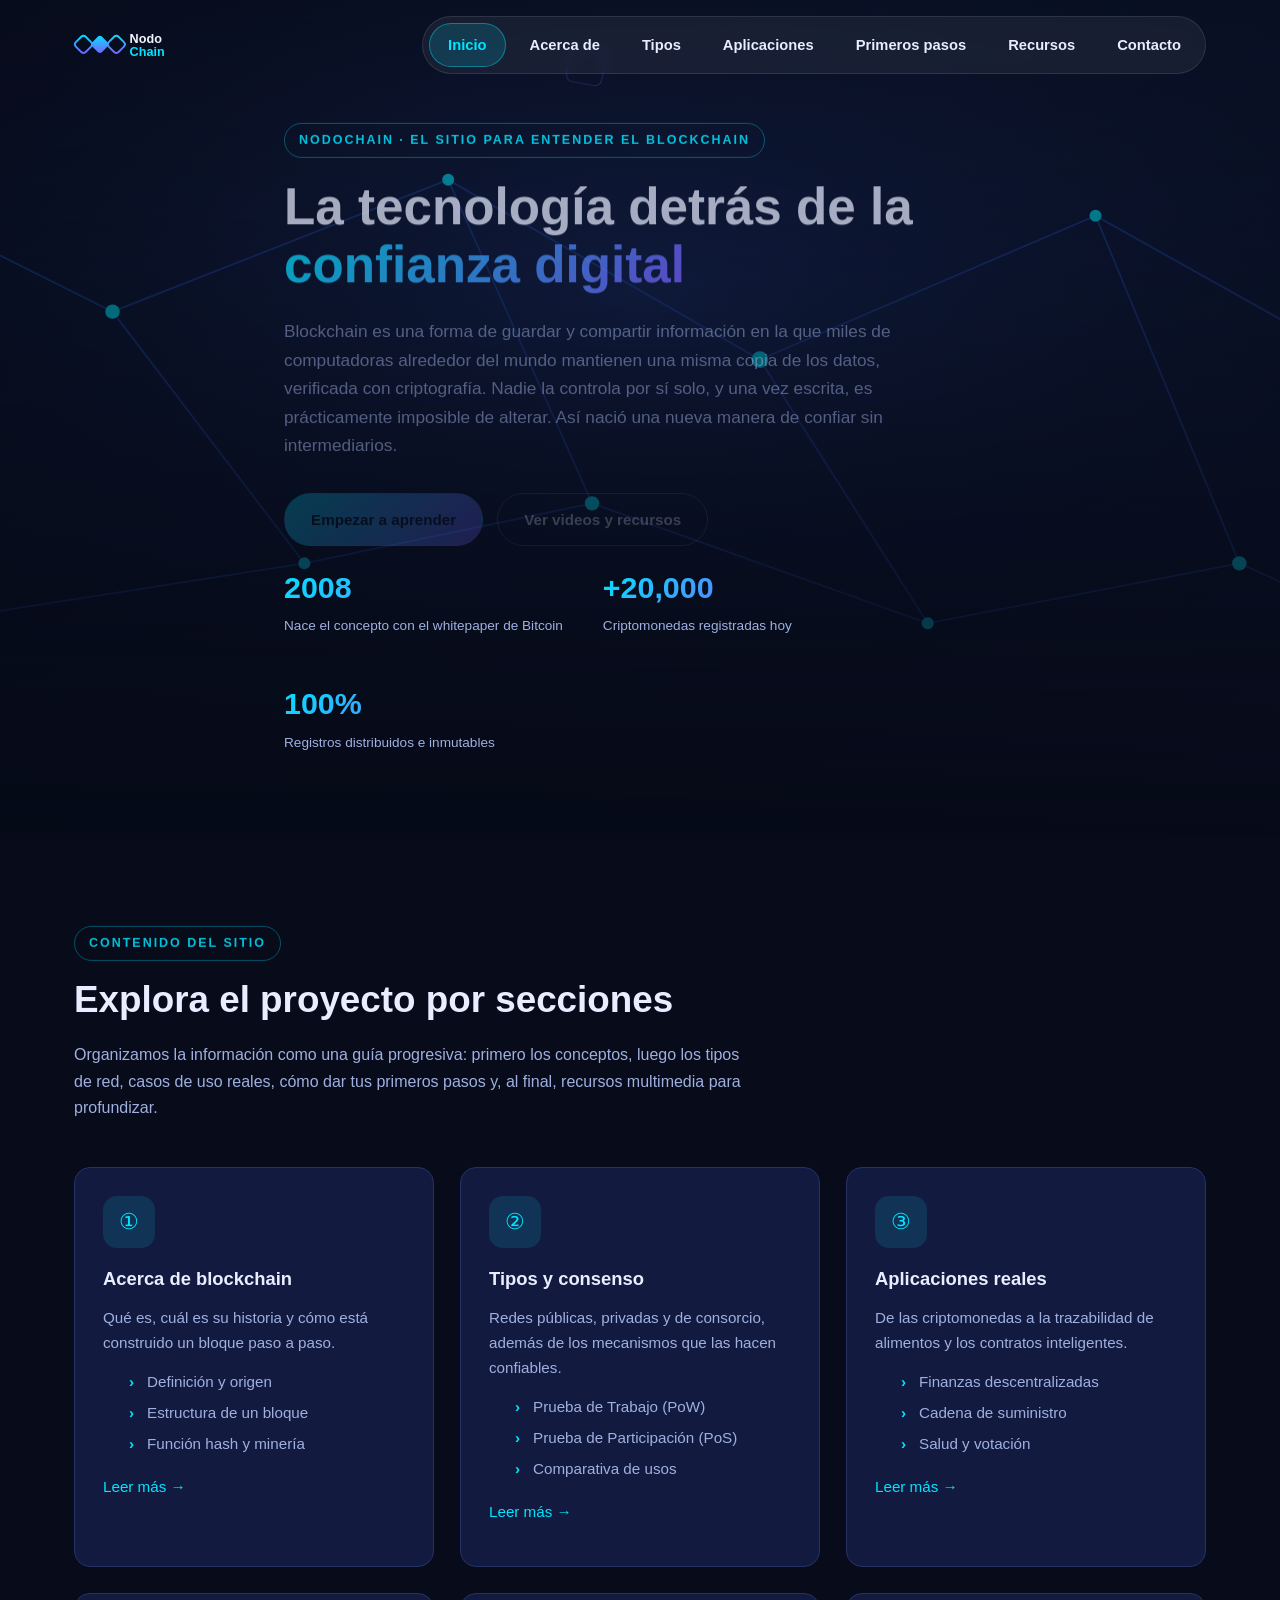
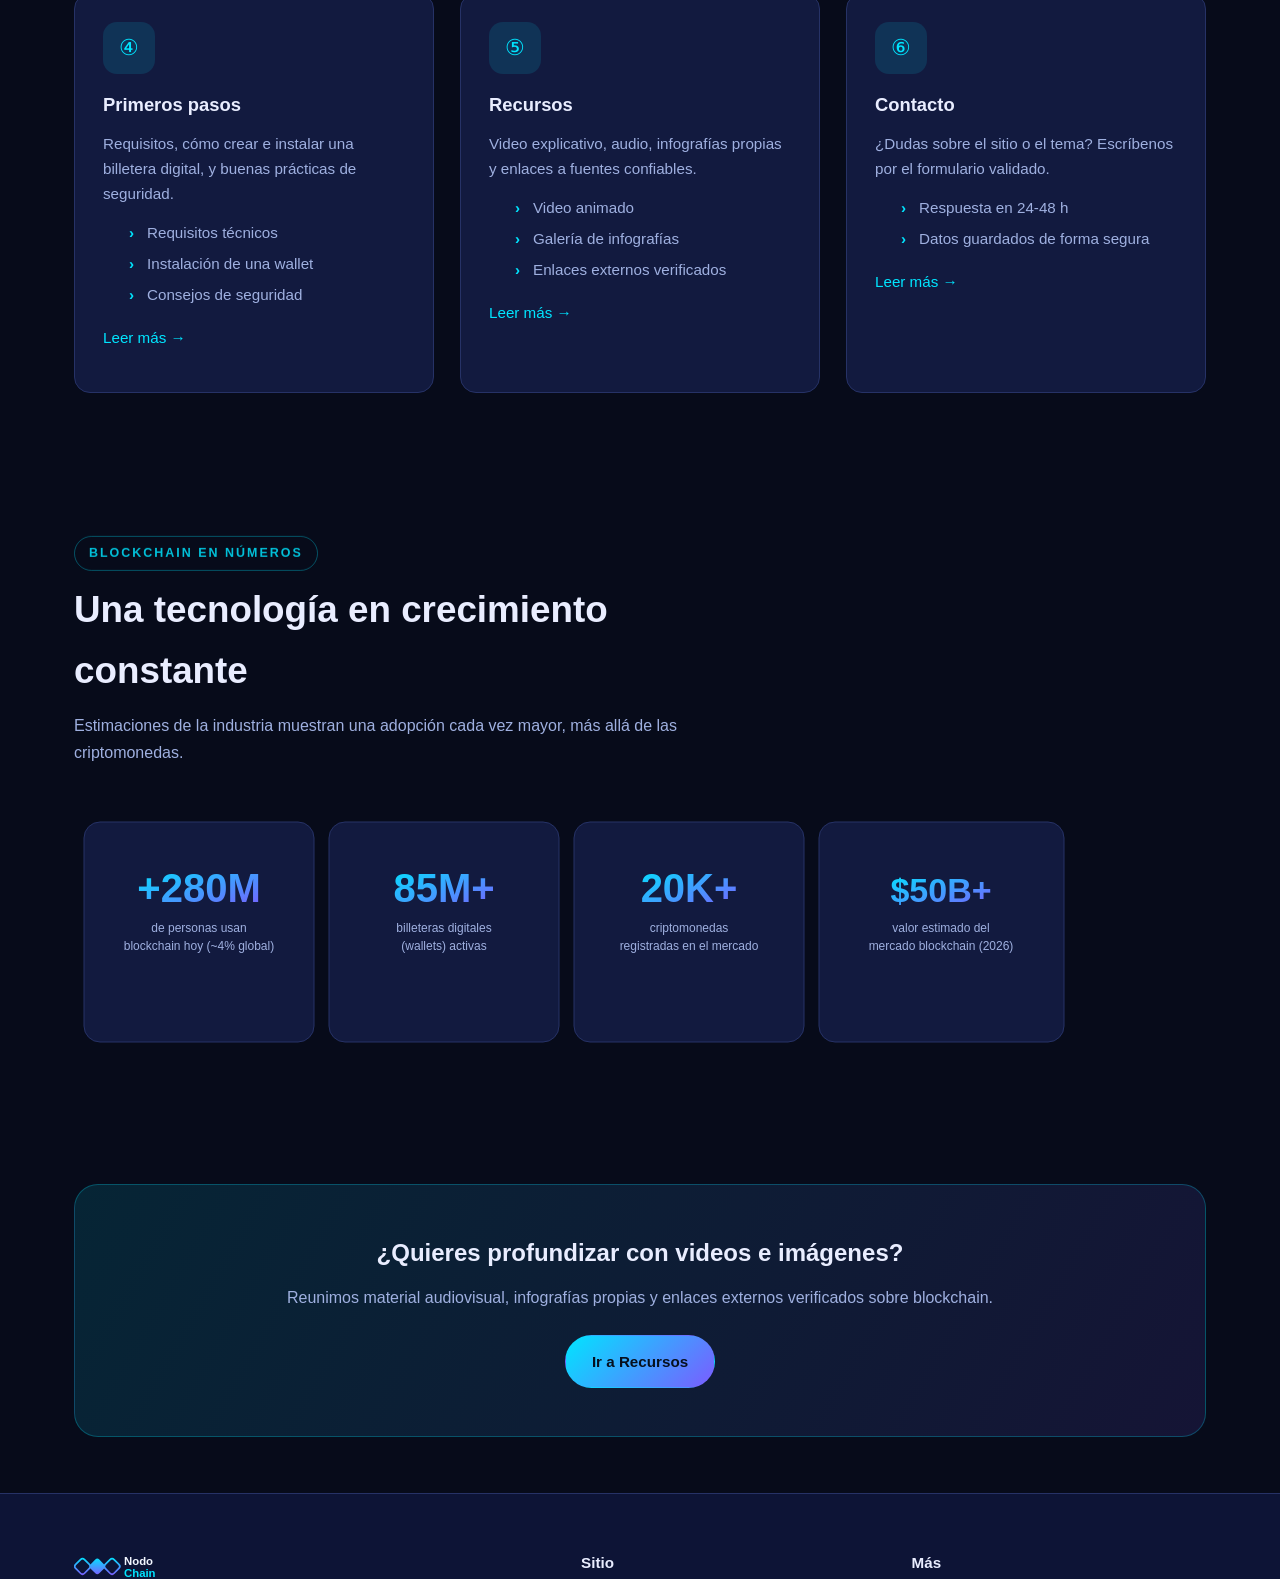
<file: index.html>
<!DOCTYPE html>
<html lang="es">
<head>
  <meta charset="UTF-8">
  <meta http-equiv="refresh" content="0; url=html/index.html">
  <title>NodoChain</title>
</head>
<body>
  <p>Redirigiendo a <a href="html/index.html">NodoChain</a>...</p>
</body>
</html>
</file>
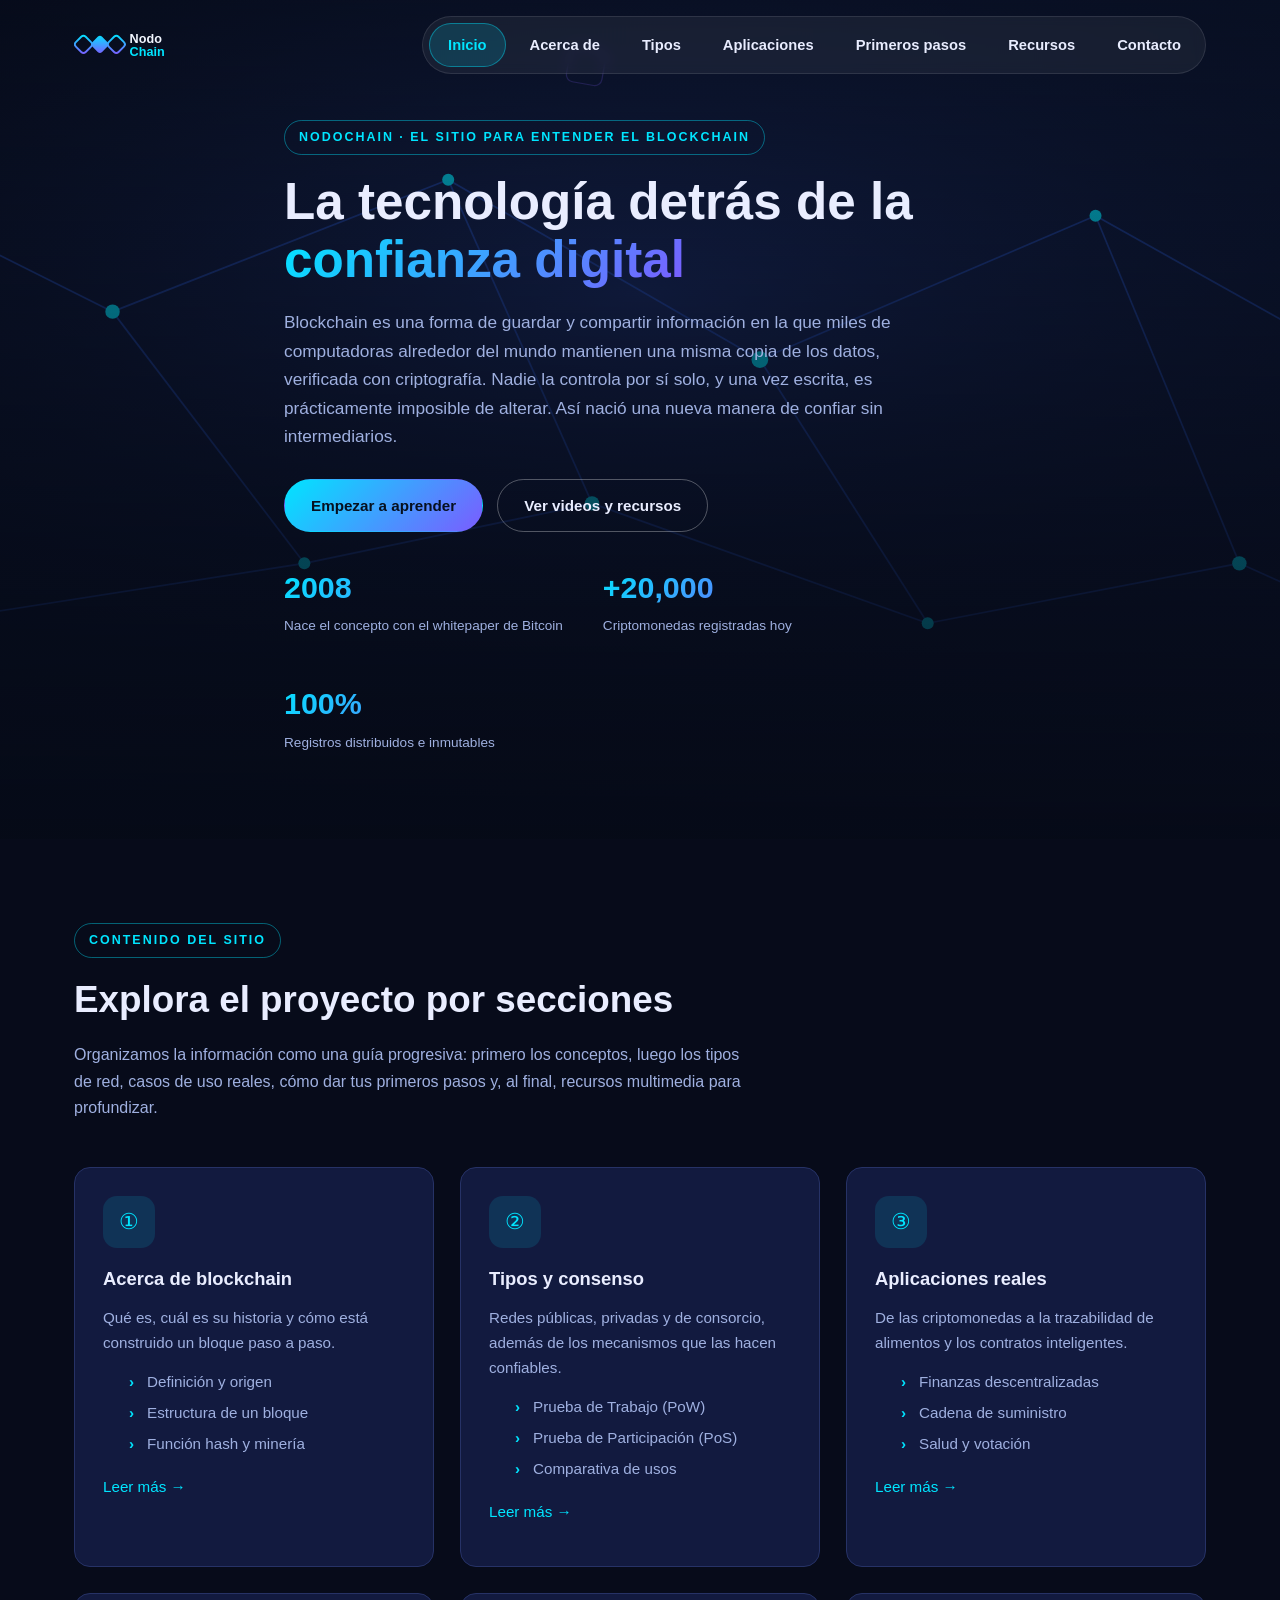
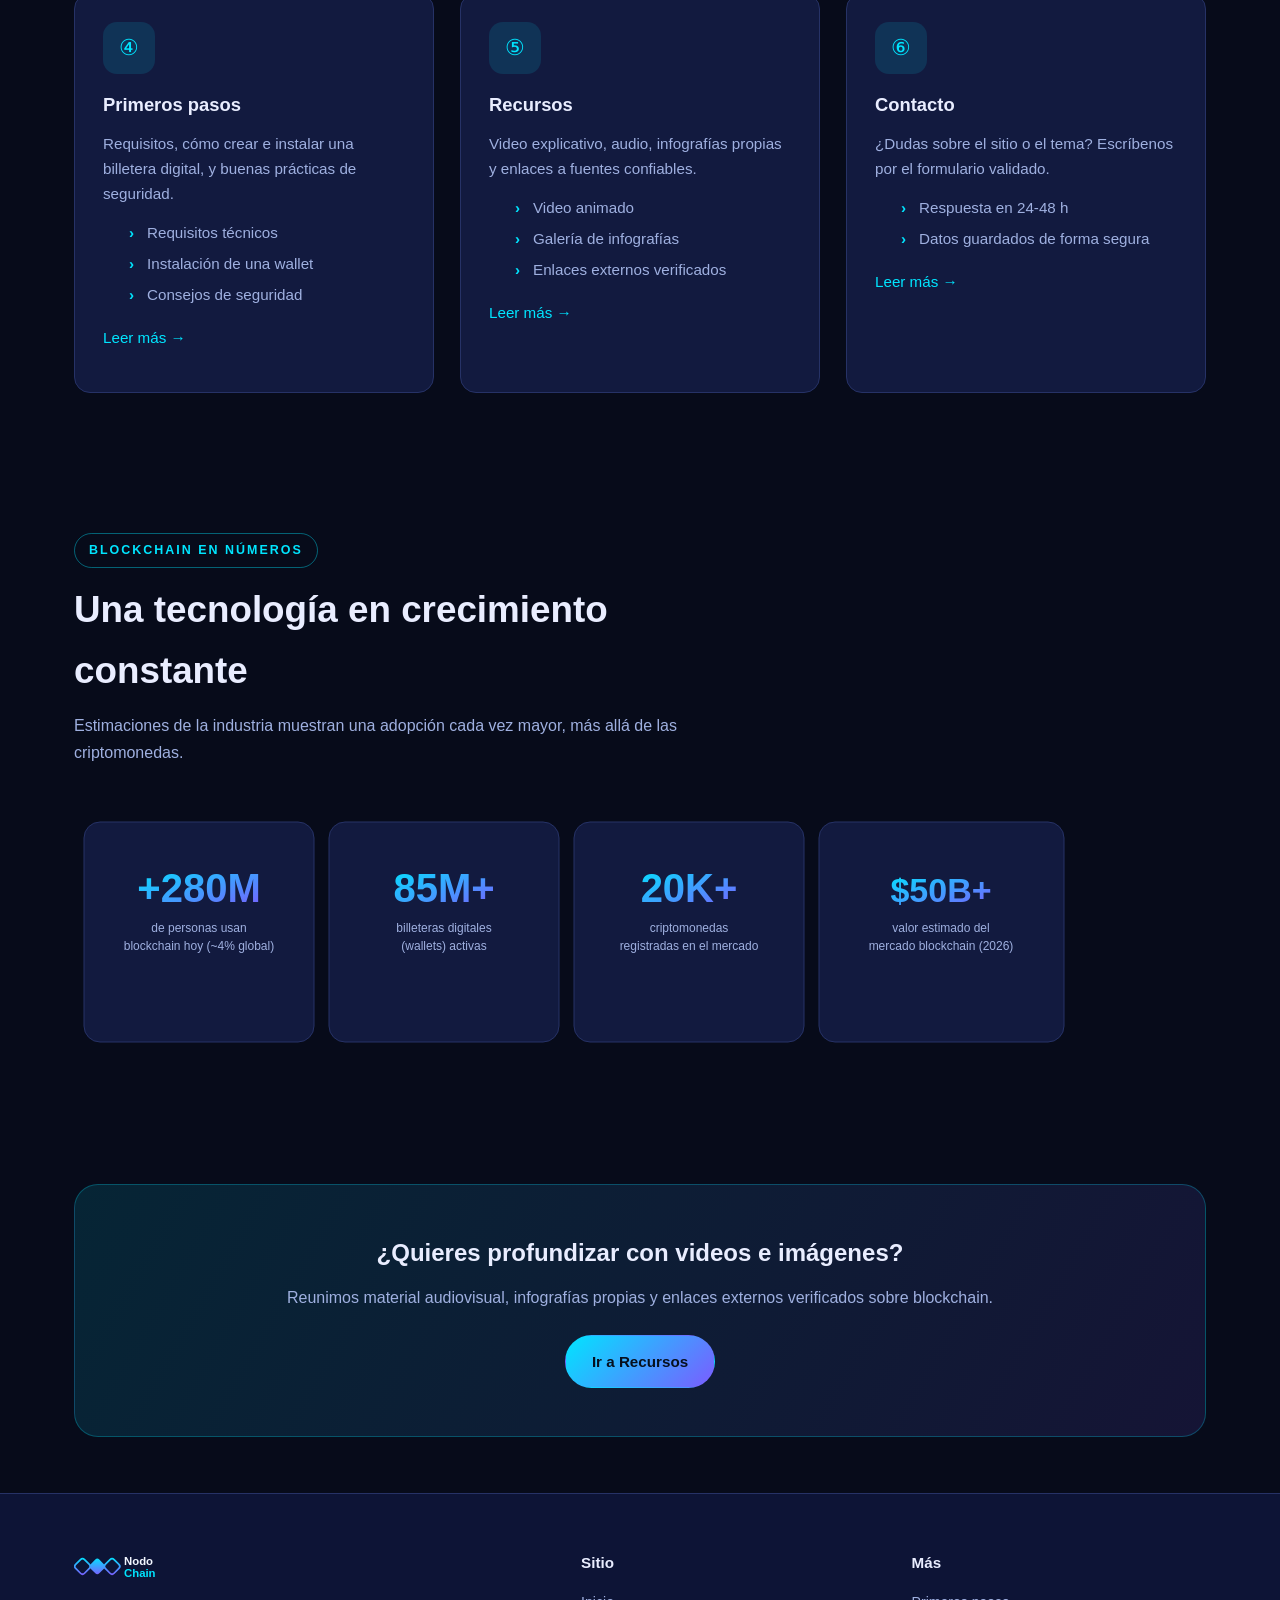
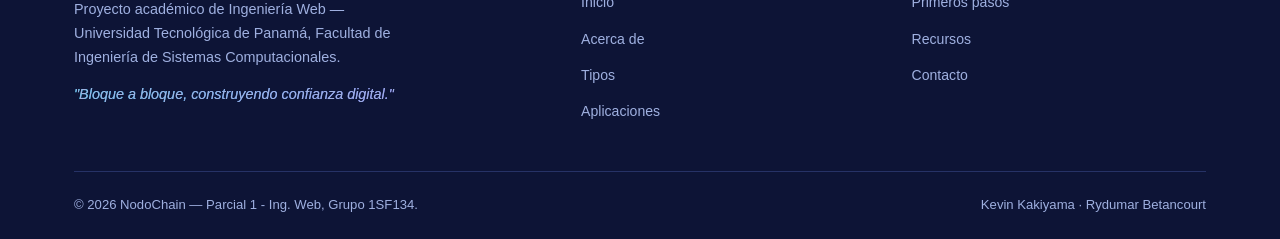
<file: html/index.html>
<!DOCTYPE html>
<html lang="es">
<head>
<meta charset="UTF-8">
<meta name="viewport" content="width=device-width, initial-scale=1.0">
<title>NodoChain | El sitio para entender el Blockchain</title>
<meta name="description" content="NodoChain: aprende blockchain desde cero, con explicaciones claras, cifras reales, videos y guías para dar tus primeros pasos.">
<link rel="icon" href="../img/favicon.svg" type="image/svg+xml">
<link rel="stylesheet" href="../css/styles.css">
</head>
<body>

<header class="navbar">
  <div class="container nav-inner">
    <a href="index.html" class="brand"><img src="../img/logo.svg" alt="Logo NodoChain"></a>
    <nav class="nav-links" aria-label="Navegación principal">
      <a href="index.html" class="active">Inicio</a>
      <a href="acerca.html">Acerca de</a>
      <a href="tipos.html">Tipos</a>
      <a href="aplicaciones.html">Aplicaciones</a>
      <a href="empezar.html">Primeros pasos</a>
      <a href="recursos.html">Recursos</a>
      <a href="contacto.html">Contacto</a>
    </nav>
    <button class="nav-toggle" aria-label="Abrir menú">☰</button>
  </div>
</header>

<section class="hero">
  <div class="container hero-content">
    <span class="eyebrow">NodoChain · El sitio para entender el Blockchain</span>
    <h1>La tecnología detrás de la <span>confianza digital</span></h1>
    <p>Blockchain es una forma de guardar y compartir información en la que miles de computadoras alrededor del mundo mantienen una misma copia de los datos, verificada con criptografía. Nadie la controla por sí solo, y una vez escrita, es prácticamente imposible de alterar. Así nació una nueva manera de confiar sin intermediarios.</p>
    <div class="hero-actions">
      <a href="acerca.html" class="btn btn-primary">Empezar a aprender</a>
      <a href="recursos.html" class="btn btn-outline">Ver videos y recursos</a>
    </div>
    <div class="stats-row">
      <div><strong>2008</strong><span>Nace el concepto con el whitepaper de Bitcoin</span></div>
      <div><strong>+20,000</strong><span>Criptomonedas registradas hoy</span></div>
      <div><strong>100%</strong><span>Registros distribuidos e inmutables</span></div>
    </div>
  </div>
</section>

<main>
  <section>
    <div class="container">
      <div class="section-head">
        <span class="eyebrow">Contenido del sitio</span>
        <h2>Explora el proyecto por secciones</h2>
        <p>Organizamos la información como una guía progresiva: primero los conceptos, luego los tipos de red, casos de uso reales, cómo dar tus primeros pasos y, al final, recursos multimedia para profundizar.</p>
      </div>
      <div class="grid grid-3">
        <article class="card">
          <div class="icon">①</div>
          <h3>Acerca de blockchain</h3>
          <p>Qué es, cuál es su historia y cómo está construido un bloque paso a paso.</p>
          <ul>
            <li>Definición y origen</li>
            <li>Estructura de un bloque</li>
            <li>Función hash y minería</li>
          </ul>
          <p><a href="acerca.html">Leer más →</a></p>
        </article>
        <article class="card">
          <div class="icon">②</div>
          <h3>Tipos y consenso</h3>
          <p>Redes públicas, privadas y de consorcio, además de los mecanismos que las hacen confiables.</p>
          <ul>
            <li>Prueba de Trabajo (PoW)</li>
            <li>Prueba de Participación (PoS)</li>
            <li>Comparativa de usos</li>
          </ul>
          <p><a href="tipos.html">Leer más →</a></p>
        </article>
        <article class="card">
          <div class="icon">③</div>
          <h3>Aplicaciones reales</h3>
          <p>De las criptomonedas a la trazabilidad de alimentos y los contratos inteligentes.</p>
          <ul>
            <li>Finanzas descentralizadas</li>
            <li>Cadena de suministro</li>
            <li>Salud y votación</li>
          </ul>
          <p><a href="aplicaciones.html">Leer más →</a></p>
        </article>
        <article class="card">
          <div class="icon">④</div>
          <h3>Primeros pasos</h3>
          <p>Requisitos, cómo crear e instalar una billetera digital, y buenas prácticas de seguridad.</p>
          <ul>
            <li>Requisitos técnicos</li>
            <li>Instalación de una wallet</li>
            <li>Consejos de seguridad</li>
          </ul>
          <p><a href="empezar.html">Leer más →</a></p>
        </article>
        <article class="card">
          <div class="icon">⑤</div>
          <h3>Recursos</h3>
          <p>Video explicativo, audio, infografías propias y enlaces a fuentes confiables.</p>
          <ul>
            <li>Video animado</li>
            <li>Galería de infografías</li>
            <li>Enlaces externos verificados</li>
          </ul>
          <p><a href="recursos.html">Leer más →</a></p>
        </article>
        <article class="card">
          <div class="icon">⑥</div>
          <h3>Contacto</h3>
          <p>¿Dudas sobre el sitio o el tema? Escríbenos por el formulario validado.</p>
          <ul>
            <li>Respuesta en 24-48 h</li>
            <li>Datos guardados de forma segura</li>
          </ul>
          <p><a href="contacto.html">Leer más →</a></p>
        </article>
      </div>
    </div>
  </section>

  <section class="tight">
    <div class="container">
      <div class="section-head">
        <span class="eyebrow">Blockchain en números</span>
        <h2>Una tecnología en crecimiento constante</h2>
        <p>Estimaciones de la industria muestran una adopción cada vez mayor, más allá de las criptomonedas.</p>
      </div>
      <img src="../img/estadisticas.svg" alt="Estadísticas de adopción de blockchain: más de 280 millones de usuarios, más de 85 millones de billeteras, más de 20 mil criptomonedas y un mercado valorado en más de 50 mil millones de dólares" loading="lazy" style="border-radius:16px;">
    </div>
  </section>

  <section class="tight">
    <div class="container">
      <div class="cta-band">
        <h2>¿Quieres profundizar con videos e imágenes?</h2>
        <p>Reunimos material audiovisual, infografías propias y enlaces externos verificados sobre blockchain.</p>
        <a href="recursos.html" class="btn btn-primary">Ir a Recursos</a>
      </div>
    </div>
  </section>
</main>

<footer>
  <div class="container">
    <div class="footer-grid">
      <div class="footer-brand">
        <img src="../img/logo.svg" alt="Logo NodoChain">
        <p>Proyecto académico de Ingeniería Web — Universidad Tecnológica de Panamá, Facultad de Ingeniería de Sistemas Computacionales.</p>
        <p class="footer-slogan">"Bloque a bloque, construyendo confianza digital."</p>
      </div>
      <div>
        <h4>Sitio</h4>
        <ul>
          <li><a href="index.html">Inicio</a></li>
          <li><a href="acerca.html">Acerca de</a></li>
          <li><a href="tipos.html">Tipos</a></li>
          <li><a href="aplicaciones.html">Aplicaciones</a></li>
        </ul>
      </div>
      <div>
        <h4>Más</h4>
        <ul>
          <li><a href="empezar.html">Primeros pasos</a></li>
          <li><a href="recursos.html">Recursos</a></li>
          <li><a href="contacto.html">Contacto</a></li>
        </ul>
      </div>
    </div>
    <div class="footer-bottom">
      <span>© 2026 NodoChain — Parcial 1 - Ing. Web, Grupo 1SF134.</span>
      <span>Kevin Kakiyama · Rydumar Betancourt</span>
    </div>
  </div>
</footer>

<script src="../js/script.js"></script>
</body>
</html>
</file>
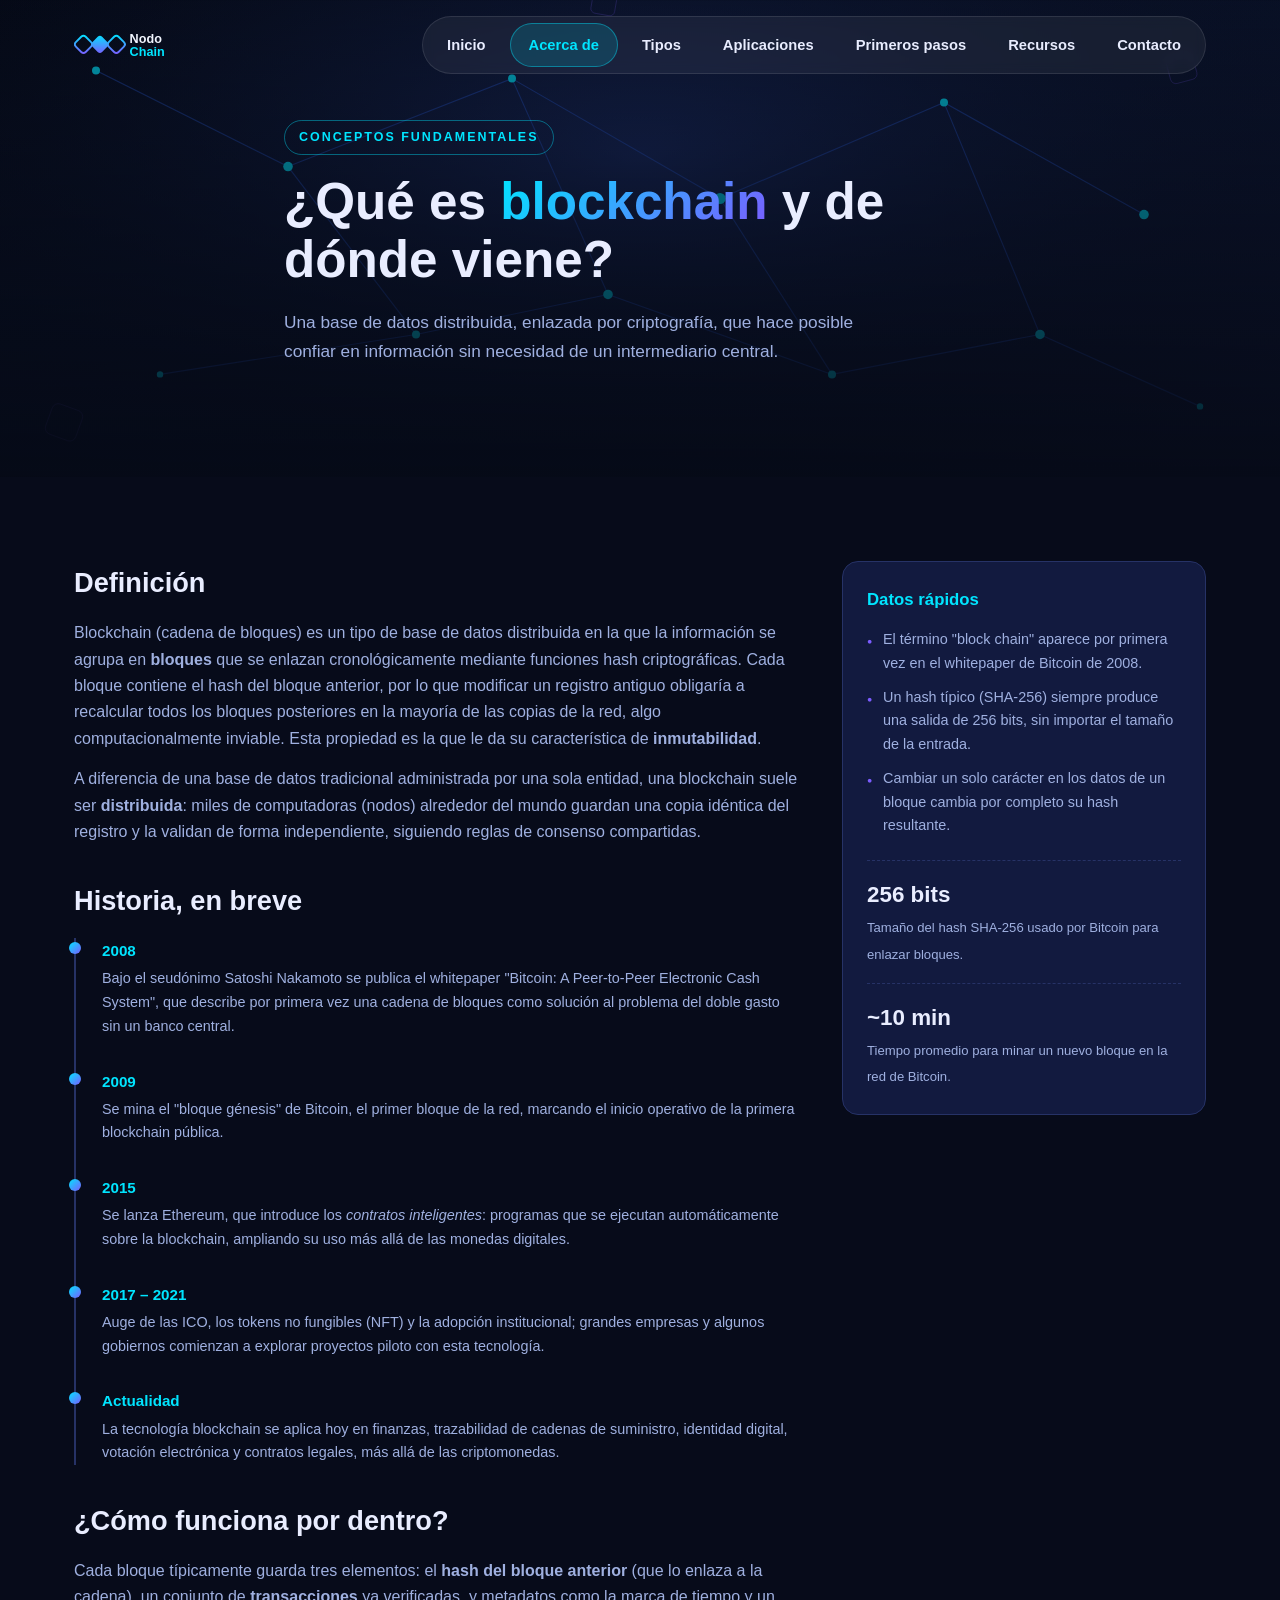
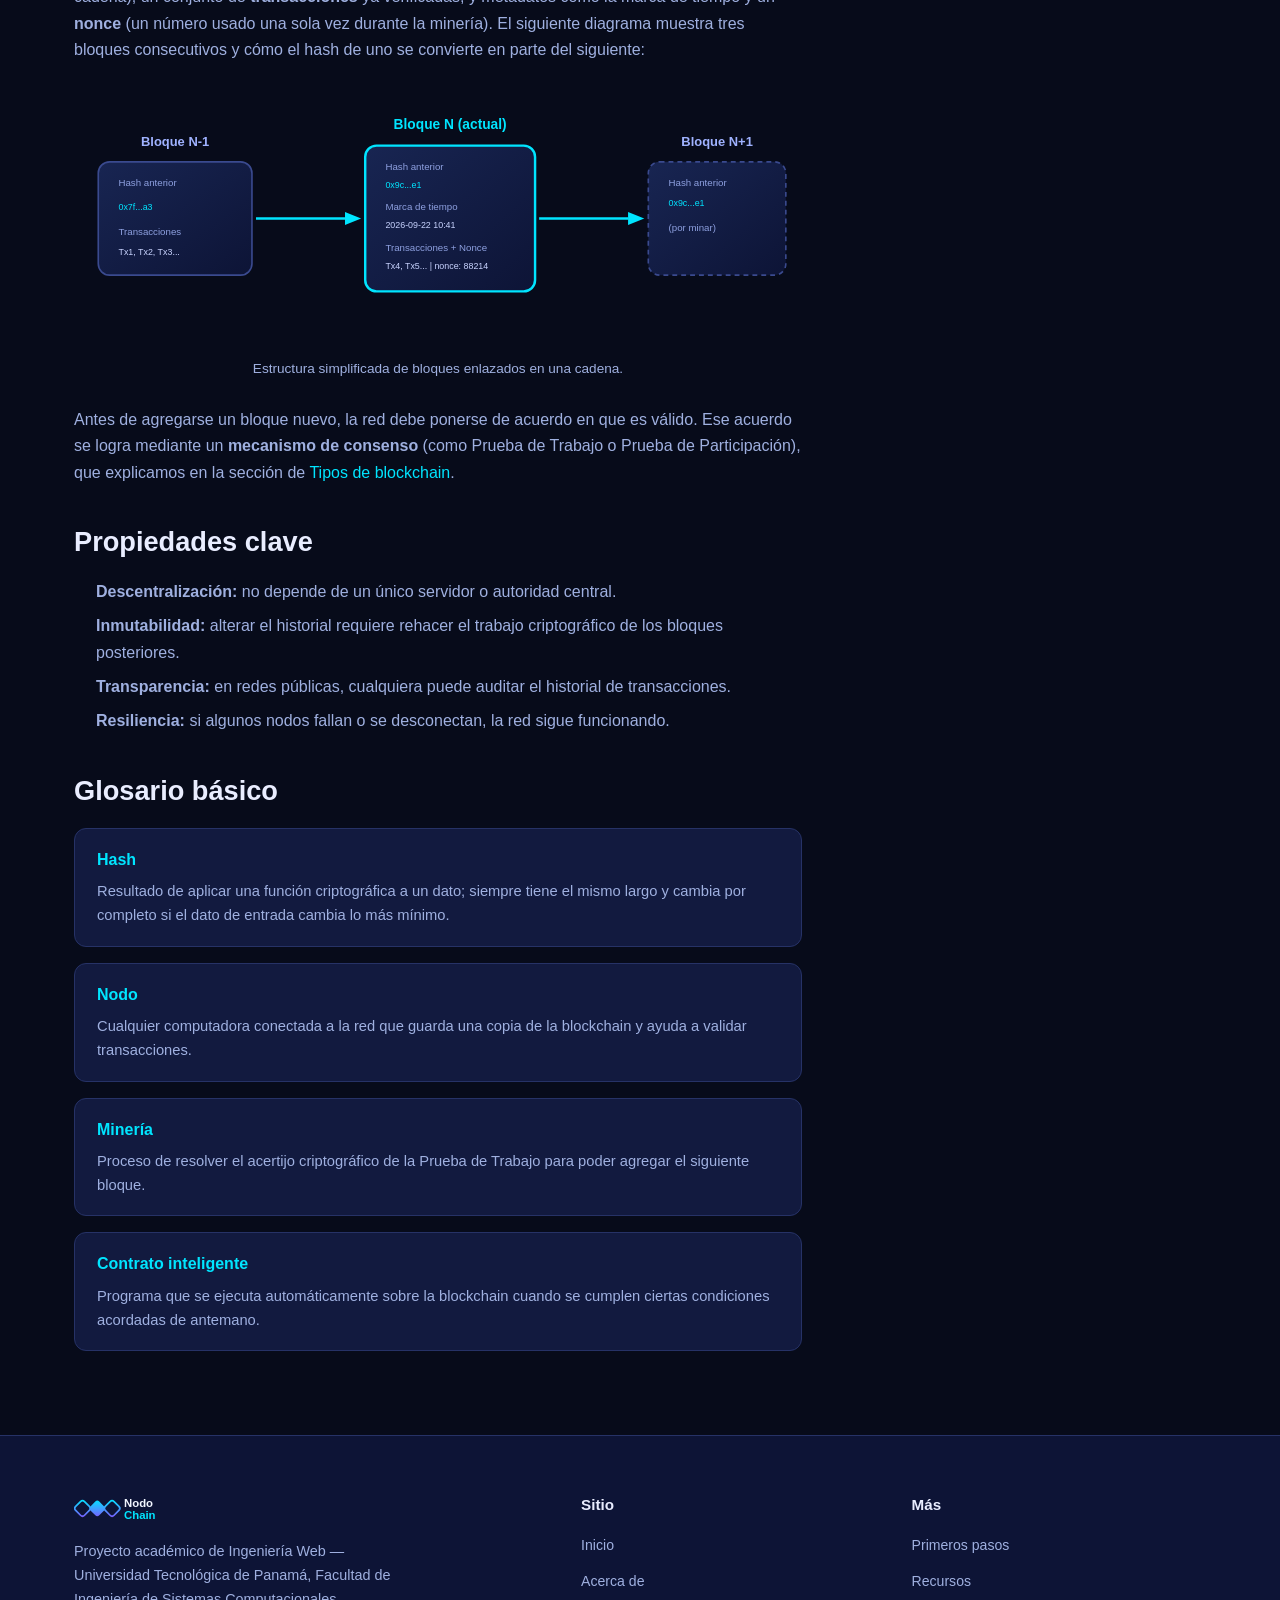
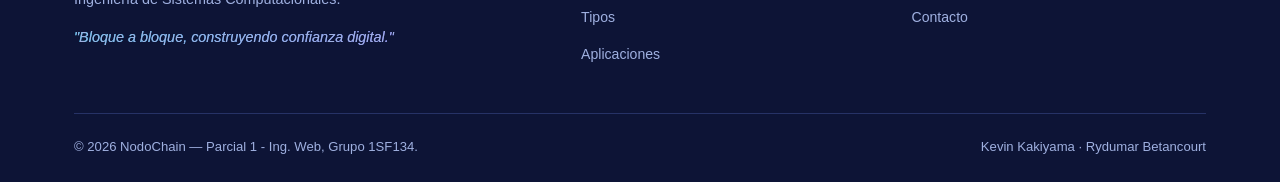
<file: html/acerca.html>
<!DOCTYPE html>
<html lang="es">
<head>
<meta charset="UTF-8">
<meta name="viewport" content="width=device-width, initial-scale=1.0">
<title>Acerca de Blockchain | NodoChain</title>
<meta name="description" content="Qué es blockchain, su historia desde el whitepaper de Bitcoin y cómo funciona por dentro la estructura de bloques.">
<link rel="icon" href="../img/favicon.svg" type="image/svg+xml">
<link rel="stylesheet" href="../css/styles.css">
</head>
<body>

<header class="navbar">
  <div class="container nav-inner">
    <a href="index.html" class="brand"><img src="../img/logo.svg" alt="Logo NodoChain"></a>
    <nav class="nav-links" aria-label="Navegación principal">
      <a href="index.html">Inicio</a>
      <a href="acerca.html" class="active">Acerca de</a>
      <a href="tipos.html">Tipos</a>
      <a href="aplicaciones.html">Aplicaciones</a>
      <a href="empezar.html">Primeros pasos</a>
      <a href="recursos.html">Recursos</a>
      <a href="contacto.html">Contacto</a>
    </nav>
    <button class="nav-toggle" aria-label="Abrir menú">☰</button>
  </div>
</header>

<section class="hero hero-small">
  <div class="container hero-content">
    <span class="eyebrow">Conceptos fundamentales</span>
    <h1>¿Qué es <span>blockchain</span> y de dónde viene?</h1>
    <p>Una base de datos distribuida, enlazada por criptografía, que hace posible confiar en información sin necesidad de un intermediario central.</p>
  </div>
</section>

<main>
  <section>
    <div class="container content-layout">
      <article>
        <h2>Definición</h2>
        <p>Blockchain (cadena de bloques) es un tipo de base de datos distribuida en la que la información se agrupa en <strong>bloques</strong> que se enlazan cronológicamente mediante funciones hash criptográficas. Cada bloque contiene el hash del bloque anterior, por lo que modificar un registro antiguo obligaría a recalcular todos los bloques posteriores en la mayoría de las copias de la red, algo computacionalmente inviable. Esta propiedad es la que le da su característica de <strong>inmutabilidad</strong>.</p>
        <p>A diferencia de una base de datos tradicional administrada por una sola entidad, una blockchain suele ser <strong>distribuida</strong>: miles de computadoras (nodos) alrededor del mundo guardan una copia idéntica del registro y la validan de forma independiente, siguiendo reglas de consenso compartidas.</p>

        <h2>Historia, en breve</h2>
        <div class="timeline">
          <div class="item">
            <h4>2008</h4>
            <p>Bajo el seudónimo Satoshi Nakamoto se publica el whitepaper "Bitcoin: A Peer-to-Peer Electronic Cash System", que describe por primera vez una cadena de bloques como solución al problema del doble gasto sin un banco central.</p>
          </div>
          <div class="item">
            <h4>2009</h4>
            <p>Se mina el "bloque génesis" de Bitcoin, el primer bloque de la red, marcando el inicio operativo de la primera blockchain pública.</p>
          </div>
          <div class="item">
            <h4>2015</h4>
            <p>Se lanza Ethereum, que introduce los <em>contratos inteligentes</em>: programas que se ejecutan automáticamente sobre la blockchain, ampliando su uso más allá de las monedas digitales.</p>
          </div>
          <div class="item">
            <h4>2017 – 2021</h4>
            <p>Auge de las ICO, los tokens no fungibles (NFT) y la adopción institucional; grandes empresas y algunos gobiernos comienzan a explorar proyectos piloto con esta tecnología.</p>
          </div>
          <div class="item">
            <h4>Actualidad</h4>
            <p>La tecnología blockchain se aplica hoy en finanzas, trazabilidad de cadenas de suministro, identidad digital, votación electrónica y contratos legales, más allá de las criptomonedas.</p>
          </div>
        </div>

        <h2>¿Cómo funciona por dentro?</h2>
        <p>Cada bloque típicamente guarda tres elementos: el <strong>hash del bloque anterior</strong> (que lo enlaza a la cadena), un conjunto de <strong>transacciones</strong> ya verificadas, y metadatos como la marca de tiempo y un <strong>nonce</strong> (un número usado una sola vez durante la minería). El siguiente diagrama muestra tres bloques consecutivos y cómo el hash de uno se convierte en parte del siguiente:</p>
        <figure>
          <img src="../img/estructura-bloque.svg" alt="Diagrama de tres bloques enlazados por su hash: bloque anterior, bloque actual y bloque siguiente" loading="lazy">
          <figcaption>Estructura simplificada de bloques enlazados en una cadena.</figcaption>
        </figure>
        <p>Antes de agregarse un bloque nuevo, la red debe ponerse de acuerdo en que es válido. Ese acuerdo se logra mediante un <strong>mecanismo de consenso</strong> (como Prueba de Trabajo o Prueba de Participación), que explicamos en la sección de <a href="tipos.html">Tipos de blockchain</a>.</p>

        <h2>Propiedades clave</h2>
        <ul>
          <li><strong>Descentralización:</strong> no depende de un único servidor o autoridad central.</li>
          <li><strong>Inmutabilidad:</strong> alterar el historial requiere rehacer el trabajo criptográfico de los bloques posteriores.</li>
          <li><strong>Transparencia:</strong> en redes públicas, cualquiera puede auditar el historial de transacciones.</li>
          <li><strong>Resiliencia:</strong> si algunos nodos fallan o se desconectan, la red sigue funcionando.</li>
        </ul>

        <h2>Glosario básico</h2>
        <dl class="glossary">
          <div class="term">
            <dt>Hash</dt>
            <dd>Resultado de aplicar una función criptográfica a un dato; siempre tiene el mismo largo y cambia por completo si el dato de entrada cambia lo más mínimo.</dd>
          </div>
          <div class="term">
            <dt>Nodo</dt>
            <dd>Cualquier computadora conectada a la red que guarda una copia de la blockchain y ayuda a validar transacciones.</dd>
          </div>
          <div class="term">
            <dt>Minería</dt>
            <dd>Proceso de resolver el acertijo criptográfico de la Prueba de Trabajo para poder agregar el siguiente bloque.</dd>
          </div>
          <div class="term">
            <dt>Contrato inteligente</dt>
            <dd>Programa que se ejecuta automáticamente sobre la blockchain cuando se cumplen ciertas condiciones acordadas de antemano.</dd>
          </div>
        </dl>
      </article>

      <aside>
        <h3>Datos rápidos</h3>
        <ul>
          <li>El término "block chain" aparece por primera vez en el whitepaper de Bitcoin de 2008.</li>
          <li>Un hash típico (SHA-256) siempre produce una salida de 256 bits, sin importar el tamaño de la entrada.</li>
          <li>Cambiar un solo carácter en los datos de un bloque cambia por completo su hash resultante.</li>
        </ul>
        <div class="fact">
          <strong>256 bits</strong>
          <span>Tamaño del hash SHA-256 usado por Bitcoin para enlazar bloques.</span>
        </div>
        <div class="fact">
          <strong>~10 min</strong>
          <span>Tiempo promedio para minar un nuevo bloque en la red de Bitcoin.</span>
        </div>
      </aside>
    </div>
  </section>
</main>

<footer>
  <div class="container">
    <div class="footer-grid">
      <div class="footer-brand">
        <img src="../img/logo.svg" alt="Logo NodoChain">
        <p>Proyecto académico de Ingeniería Web — Universidad Tecnológica de Panamá, Facultad de Ingeniería de Sistemas Computacionales.</p>
        <p class="footer-slogan">"Bloque a bloque, construyendo confianza digital."</p>
      </div>
      <div>
        <h4>Sitio</h4>
        <ul>
          <li><a href="index.html">Inicio</a></li>
          <li><a href="acerca.html">Acerca de</a></li>
          <li><a href="tipos.html">Tipos</a></li>
          <li><a href="aplicaciones.html">Aplicaciones</a></li>
        </ul>
      </div>
      <div>
        <h4>Más</h4>
        <ul>
          <li><a href="empezar.html">Primeros pasos</a></li>
          <li><a href="recursos.html">Recursos</a></li>
          <li><a href="contacto.html">Contacto</a></li>
        </ul>
      </div>
    </div>
    <div class="footer-bottom">
      <span>© 2026 NodoChain — Parcial 1 - Ing. Web, Grupo 1SF134.</span>
      <span>Kevin Kakiyama · Rydumar Betancourt</span>
    </div>
  </div>
</footer>

<script src="../js/script.js"></script>
</body>
</html>
</file>
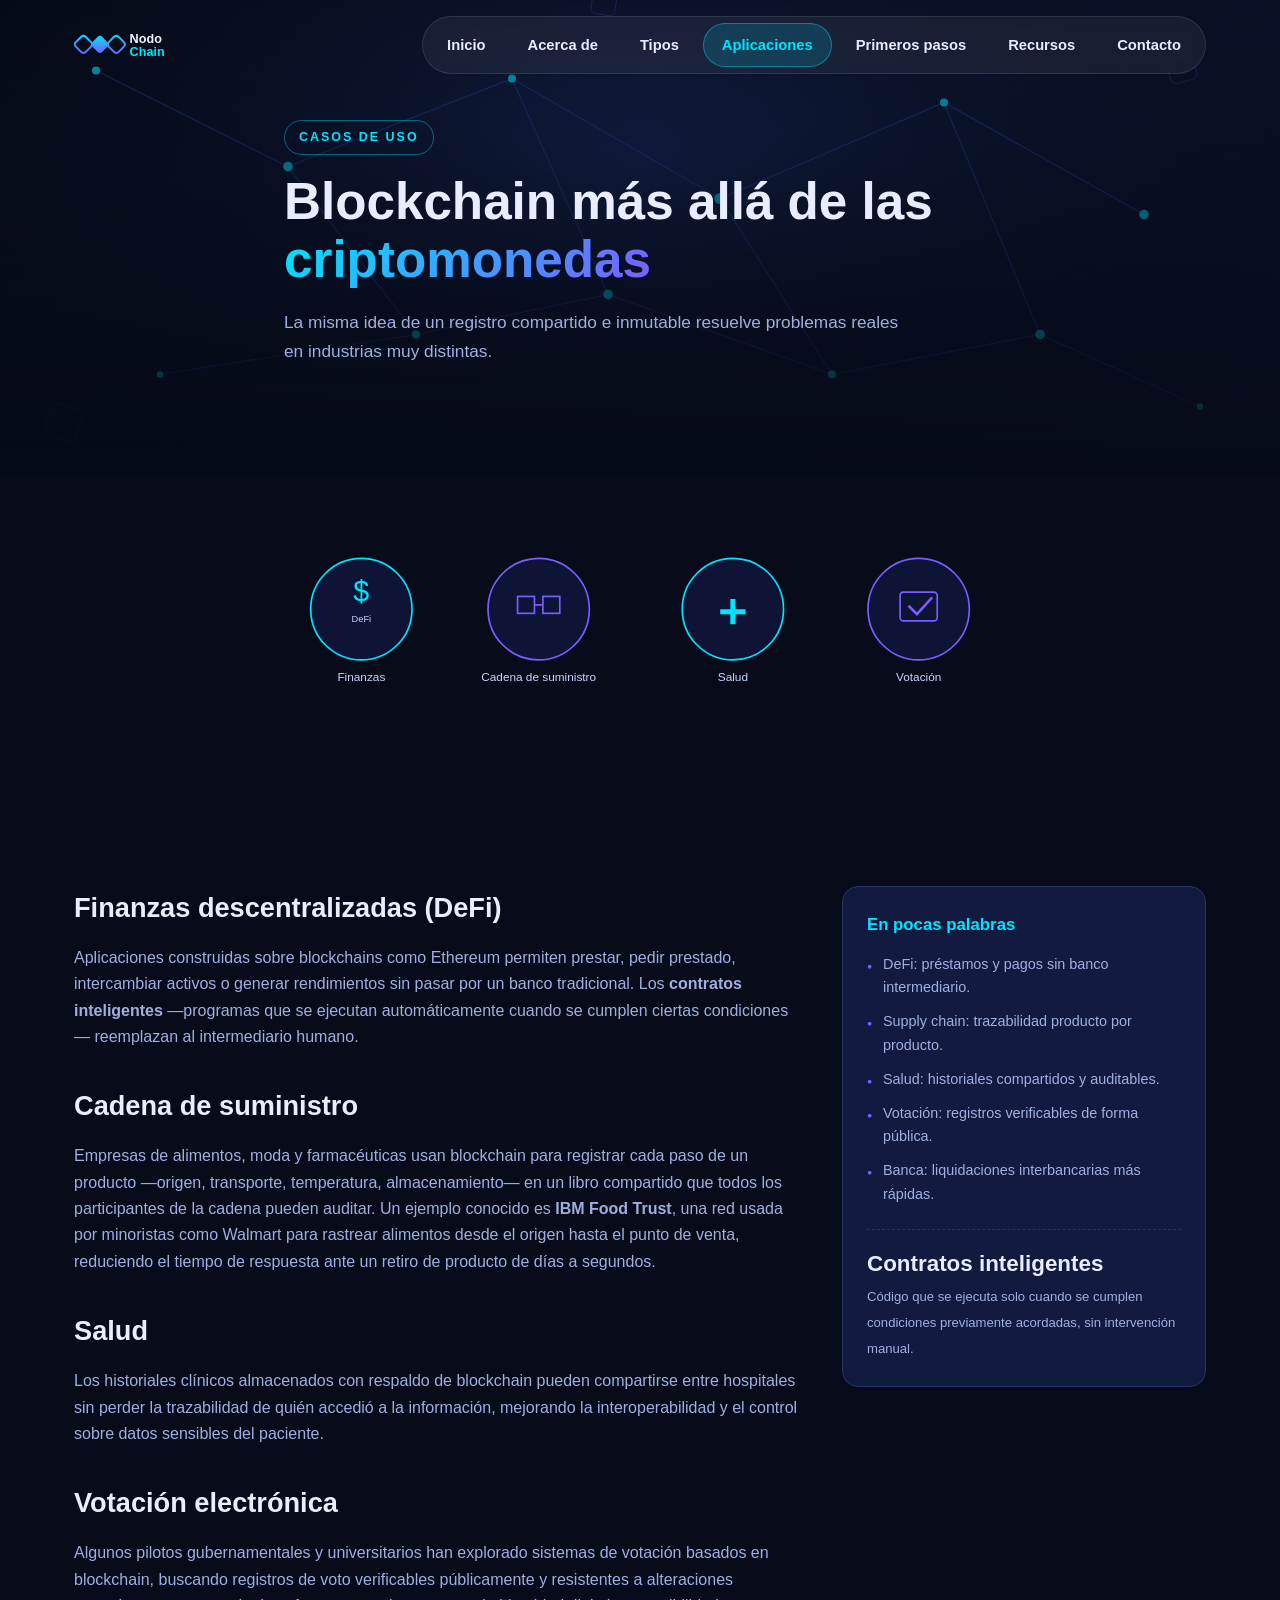
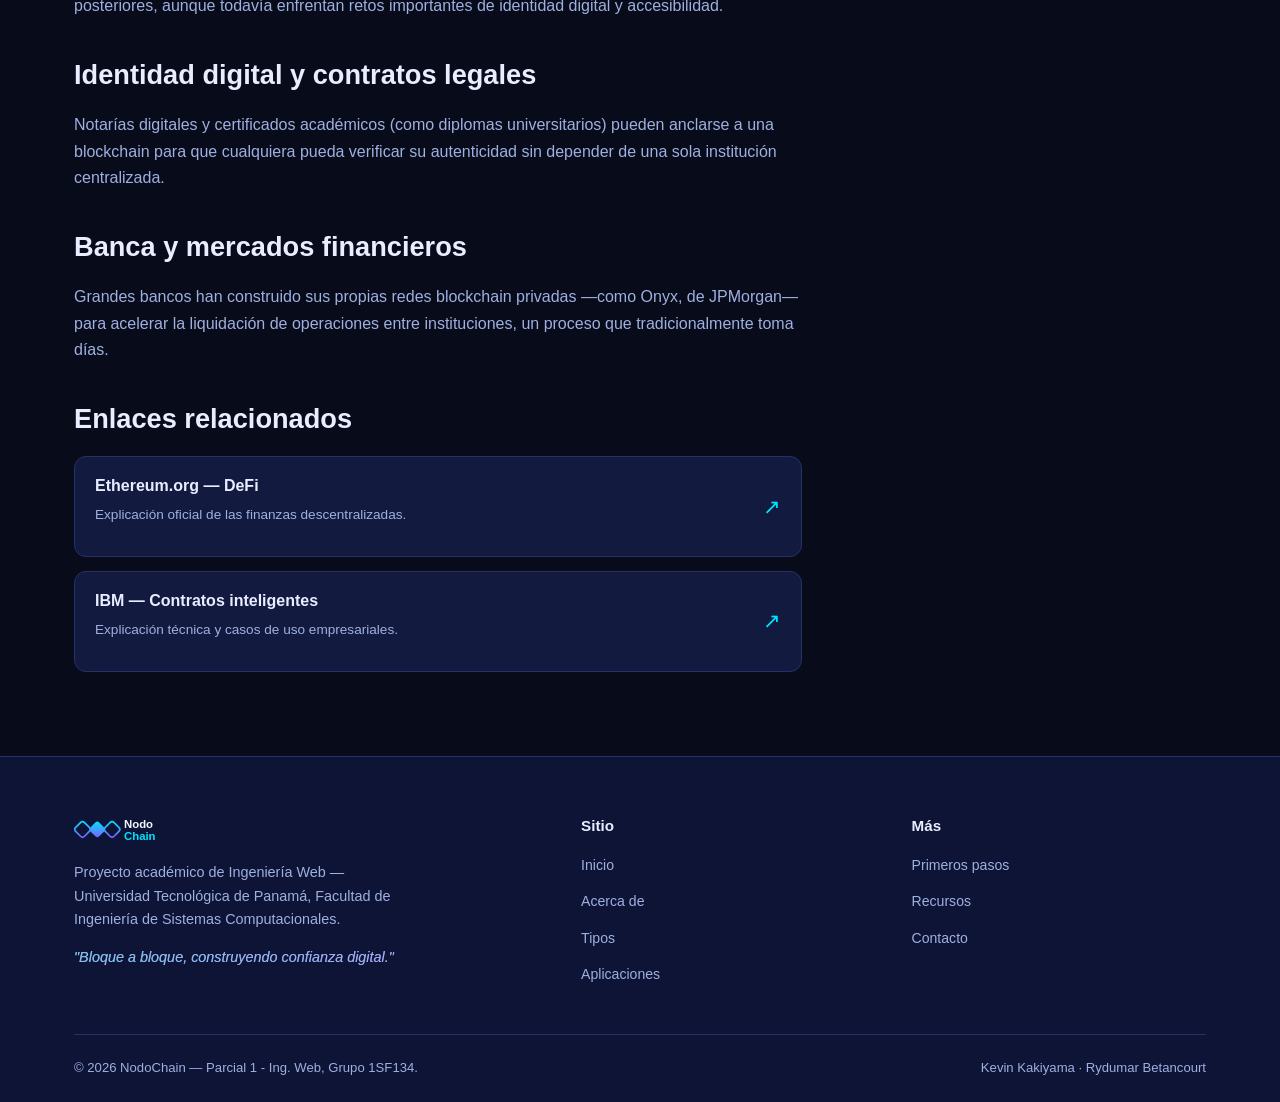
<file: html/aplicaciones.html>
<!DOCTYPE html>
<html lang="es">
<head>
<meta charset="UTF-8">
<meta name="viewport" content="width=device-width, initial-scale=1.0">
<title>Aplicaciones de Blockchain | NodoChain</title>
<meta name="description" content="Casos de uso reales de blockchain: finanzas descentralizadas, cadena de suministro, salud, votación y contratos inteligentes.">
<link rel="icon" href="../img/favicon.svg" type="image/svg+xml">
<link rel="stylesheet" href="../css/styles.css">
</head>
<body>

<header class="navbar">
  <div class="container nav-inner">
    <a href="index.html" class="brand"><img src="../img/logo.svg" alt="Logo NodoChain"></a>
    <nav class="nav-links" aria-label="Navegación principal">
      <a href="index.html">Inicio</a>
      <a href="acerca.html">Acerca de</a>
      <a href="tipos.html">Tipos</a>
      <a href="aplicaciones.html" class="active">Aplicaciones</a>
      <a href="empezar.html">Primeros pasos</a>
      <a href="recursos.html">Recursos</a>
      <a href="contacto.html">Contacto</a>
    </nav>
    <button class="nav-toggle" aria-label="Abrir menú">☰</button>
  </div>
</header>

<section class="hero hero-small">
  <div class="container hero-content">
    <span class="eyebrow">Casos de uso</span>
    <h1>Blockchain más allá de las <span>criptomonedas</span></h1>
    <p>La misma idea de un registro compartido e inmutable resuelve problemas reales en industrias muy distintas.</p>
  </div>
</section>

<main>
  <section class="tight">
    <div class="container">
      <img src="../img/casos-uso.svg" alt="Iconos de casos de uso: finanzas, cadena de suministro, salud y votación" loading="lazy" style="margin:0 auto 10px;max-width:760px;">
    </div>
  </section>

  <section>
    <div class="container content-layout">
      <article>
        <h2>Finanzas descentralizadas (DeFi)</h2>
        <p>Aplicaciones construidas sobre blockchains como Ethereum permiten prestar, pedir prestado, intercambiar activos o generar rendimientos sin pasar por un banco tradicional. Los <strong>contratos inteligentes</strong> —programas que se ejecutan automáticamente cuando se cumplen ciertas condiciones— reemplazan al intermediario humano.</p>

        <h2>Cadena de suministro</h2>
        <p>Empresas de alimentos, moda y farmacéuticas usan blockchain para registrar cada paso de un producto —origen, transporte, temperatura, almacenamiento— en un libro compartido que todos los participantes de la cadena pueden auditar. Un ejemplo conocido es <strong>IBM Food Trust</strong>, una red usada por minoristas como Walmart para rastrear alimentos desde el origen hasta el punto de venta, reduciendo el tiempo de respuesta ante un retiro de producto de días a segundos.</p>

        <h2>Salud</h2>
        <p>Los historiales clínicos almacenados con respaldo de blockchain pueden compartirse entre hospitales sin perder la trazabilidad de quién accedió a la información, mejorando la interoperabilidad y el control sobre datos sensibles del paciente.</p>

        <h2>Votación electrónica</h2>
        <p>Algunos pilotos gubernamentales y universitarios han explorado sistemas de votación basados en blockchain, buscando registros de voto verificables públicamente y resistentes a alteraciones posteriores, aunque todavía enfrentan retos importantes de identidad digital y accesibilidad.</p>

        <h2>Identidad digital y contratos legales</h2>
        <p>Notarías digitales y certificados académicos (como diplomas universitarios) pueden anclarse a una blockchain para que cualquiera pueda verificar su autenticidad sin depender de una sola institución centralizada.</p>

        <h2>Banca y mercados financieros</h2>
        <p>Grandes bancos han construido sus propias redes blockchain privadas —como Onyx, de JPMorgan— para acelerar la liquidación de operaciones entre instituciones, un proceso que tradicionalmente toma días.</p>

        <h2>Enlaces relacionados</h2>
        <div class="link-list">
          <a class="link-item" href="https://ethereum.org/es/defi/" target="_blank" rel="noopener">
            <div><h4>Ethereum.org — DeFi</h4><p>Explicación oficial de las finanzas descentralizadas.</p></div>
            <span class="arrow">↗</span>
          </a>
          <a class="link-item" href="https://www.ibm.com/topics/smart-contracts" target="_blank" rel="noopener">
            <div><h4>IBM — Contratos inteligentes</h4><p>Explicación técnica y casos de uso empresariales.</p></div>
            <span class="arrow">↗</span>
          </a>
        </div>
      </article>

      <aside>
        <h3>En pocas palabras</h3>
        <ul>
          <li>DeFi: préstamos y pagos sin banco intermediario.</li>
          <li>Supply chain: trazabilidad producto por producto.</li>
          <li>Salud: historiales compartidos y auditables.</li>
          <li>Votación: registros verificables de forma pública.</li>
          <li>Banca: liquidaciones interbancarias más rápidas.</li>
        </ul>
        <div class="fact">
          <strong>Contratos inteligentes</strong>
          <span>Código que se ejecuta solo cuando se cumplen condiciones previamente acordadas, sin intervención manual.</span>
        </div>
      </aside>
    </div>
  </section>
</main>

<footer>
  <div class="container">
    <div class="footer-grid">
      <div class="footer-brand">
        <img src="../img/logo.svg" alt="Logo NodoChain">
        <p>Proyecto académico de Ingeniería Web — Universidad Tecnológica de Panamá, Facultad de Ingeniería de Sistemas Computacionales.</p>
        <p class="footer-slogan">"Bloque a bloque, construyendo confianza digital."</p>
      </div>
      <div>
        <h4>Sitio</h4>
        <ul>
          <li><a href="index.html">Inicio</a></li>
          <li><a href="acerca.html">Acerca de</a></li>
          <li><a href="tipos.html">Tipos</a></li>
          <li><a href="aplicaciones.html">Aplicaciones</a></li>
        </ul>
      </div>
      <div>
        <h4>Más</h4>
        <ul>
          <li><a href="empezar.html">Primeros pasos</a></li>
          <li><a href="recursos.html">Recursos</a></li>
          <li><a href="contacto.html">Contacto</a></li>
        </ul>
      </div>
    </div>
    <div class="footer-bottom">
      <span>© 2026 NodoChain — Parcial 1 - Ing. Web, Grupo 1SF134.</span>
      <span>Kevin Kakiyama · Rydumar Betancourt</span>
    </div>
  </div>
</footer>

<script src="../js/script.js"></script>
</body>
</html>
</file>
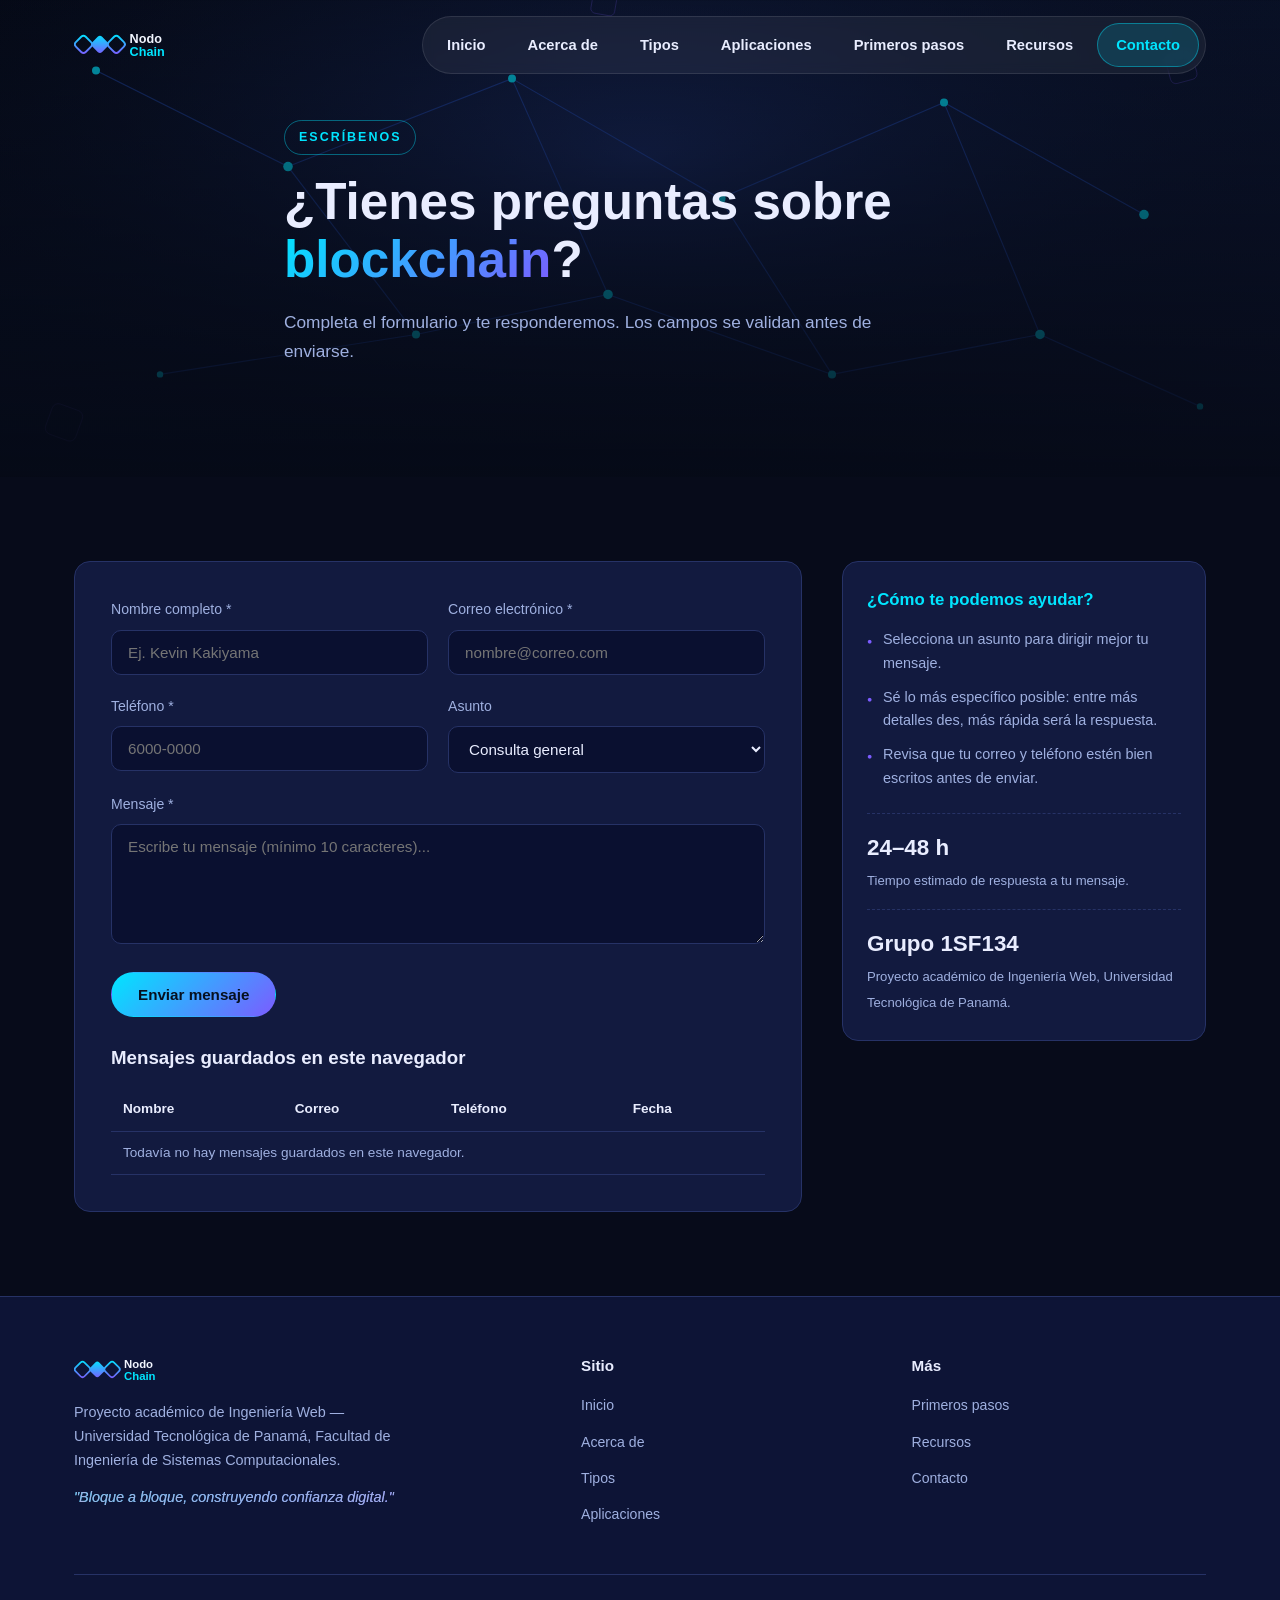
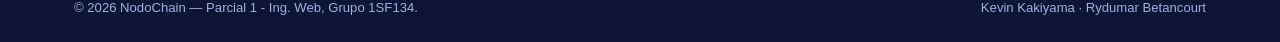
<file: html/contacto.html>
<!DOCTYPE html>
<html lang="es">
<head>
<meta charset="UTF-8">
<meta name="viewport" content="width=device-width, initial-scale=1.0">
<title>Contacto | NodoChain</title>
<meta name="description" content="Formulario de contacto de NodoChain con validación de campos.">
<link rel="icon" href="../img/favicon.svg" type="image/svg+xml">
<link rel="stylesheet" href="../css/styles.css">
</head>
<body>

<header class="navbar">
  <div class="container nav-inner">
    <a href="index.html" class="brand"><img src="../img/logo.svg" alt="Logo NodoChain"></a>
    <nav class="nav-links" aria-label="Navegación principal">
      <a href="index.html">Inicio</a>
      <a href="acerca.html">Acerca de</a>
      <a href="tipos.html">Tipos</a>
      <a href="aplicaciones.html">Aplicaciones</a>
      <a href="empezar.html">Primeros pasos</a>
      <a href="recursos.html">Recursos</a>
      <a href="contacto.html" class="active">Contacto</a>
    </nav>
    <button class="nav-toggle" aria-label="Abrir menú">☰</button>
  </div>
</header>

<section class="hero hero-small">
  <div class="container hero-content">
    <span class="eyebrow">Escríbenos</span>
    <h1>¿Tienes preguntas sobre <span>blockchain</span>?</h1>
    <p>Completa el formulario y te responderemos. Los campos se validan antes de enviarse.</p>
  </div>
</section>

<main>
  <section>
    <div class="container content-layout">
      <article>
        <div class="form-wrap">
          <form id="contact-form" novalidate>
            <div class="two-col">
              <div class="form-row">
                <label for="nombre">Nombre completo *</label>
                <input type="text" id="nombre" name="nombre" placeholder="Ej. Kevin Kakiyama" required minlength="3">
                <span class="error-msg">Ingresa al menos 3 caracteres.</span>
              </div>
              <div class="form-row">
                <label for="email">Correo electrónico *</label>
                <input type="email" id="email" name="email" placeholder="nombre@correo.com" required>
                <span class="error-msg">Ingresa un correo electrónico válido.</span>
              </div>
            </div>
            <div class="two-col">
              <div class="form-row">
                <label for="telefono">Teléfono *</label>
                <input type="tel" id="telefono" name="telefono" placeholder="6000-0000" required>
                <span class="error-msg">Ingresa un número de teléfono válido (7 a 15 dígitos).</span>
              </div>
              <div class="form-row">
                <label for="asunto">Asunto</label>
                <select id="asunto" name="asunto">
                  <option value="Consulta general">Consulta general</option>
                  <option value="Dudas sobre el sitio">Dudas sobre el sitio</option>
                  <option value="Colaboración académica">Colaboración académica</option>
                  <option value="Otro">Otro</option>
                </select>
              </div>
            </div>
            <div class="form-row">
              <label for="mensaje">Mensaje *</label>
              <textarea id="mensaje" name="mensaje" placeholder="Escribe tu mensaje (mínimo 10 caracteres)..." required minlength="10"></textarea>
              <span class="error-msg">El mensaje debe tener al menos 10 caracteres.</span>
            </div>
            <button type="submit" class="btn btn-primary">Enviar mensaje</button>
            <div id="form-status" class="form-status"></div>
          </form>

          <div class="records">
            <h3 style="margin-bottom:14px;">Mensajes guardados en este navegador</h3>
            <table>
              <thead>
                <tr><th>Nombre</th><th>Correo</th><th>Teléfono</th><th>Fecha</th></tr>
              </thead>
              <tbody id="records-body">
                <tr><td colspan="4">Todavía no hay mensajes guardados en este navegador.</td></tr>
              </tbody>
            </table>
          </div>
        </div>
      </article>

      <aside>
        <h3>¿Cómo te podemos ayudar?</h3>
        <ul>
          <li>Selecciona un asunto para dirigir mejor tu mensaje.</li>
          <li>Sé lo más específico posible: entre más detalles des, más rápida será la respuesta.</li>
          <li>Revisa que tu correo y teléfono estén bien escritos antes de enviar.</li>
        </ul>
        <div class="fact">
          <strong>24–48 h</strong>
          <span>Tiempo estimado de respuesta a tu mensaje.</span>
        </div>
        <div class="fact">
          <strong>Grupo 1SF134</strong>
          <span>Proyecto académico de Ingeniería Web, Universidad Tecnológica de Panamá.</span>
        </div>
      </aside>
    </div>
  </section>
</main>

<footer>
  <div class="container">
    <div class="footer-grid">
      <div class="footer-brand">
        <img src="../img/logo.svg" alt="Logo NodoChain">
        <p>Proyecto académico de Ingeniería Web — Universidad Tecnológica de Panamá, Facultad de Ingeniería de Sistemas Computacionales.</p>
        <p class="footer-slogan">"Bloque a bloque, construyendo confianza digital."</p>
      </div>
      <div>
        <h4>Sitio</h4>
        <ul>
          <li><a href="index.html">Inicio</a></li>
          <li><a href="acerca.html">Acerca de</a></li>
          <li><a href="tipos.html">Tipos</a></li>
          <li><a href="aplicaciones.html">Aplicaciones</a></li>
        </ul>
      </div>
      <div>
        <h4>Más</h4>
        <ul>
          <li><a href="empezar.html">Primeros pasos</a></li>
          <li><a href="recursos.html">Recursos</a></li>
          <li><a href="contacto.html">Contacto</a></li>
        </ul>
      </div>
    </div>
    <div class="footer-bottom">
      <span>© 2026 NodoChain — Parcial 1 - Ing. Web, Grupo 1SF134.</span>
      <span>Kevin Kakiyama · Rydumar Betancourt</span>
    </div>
  </div>
</footer>

<script src="../js/script.js"></script>
</body>
</html>
</file>
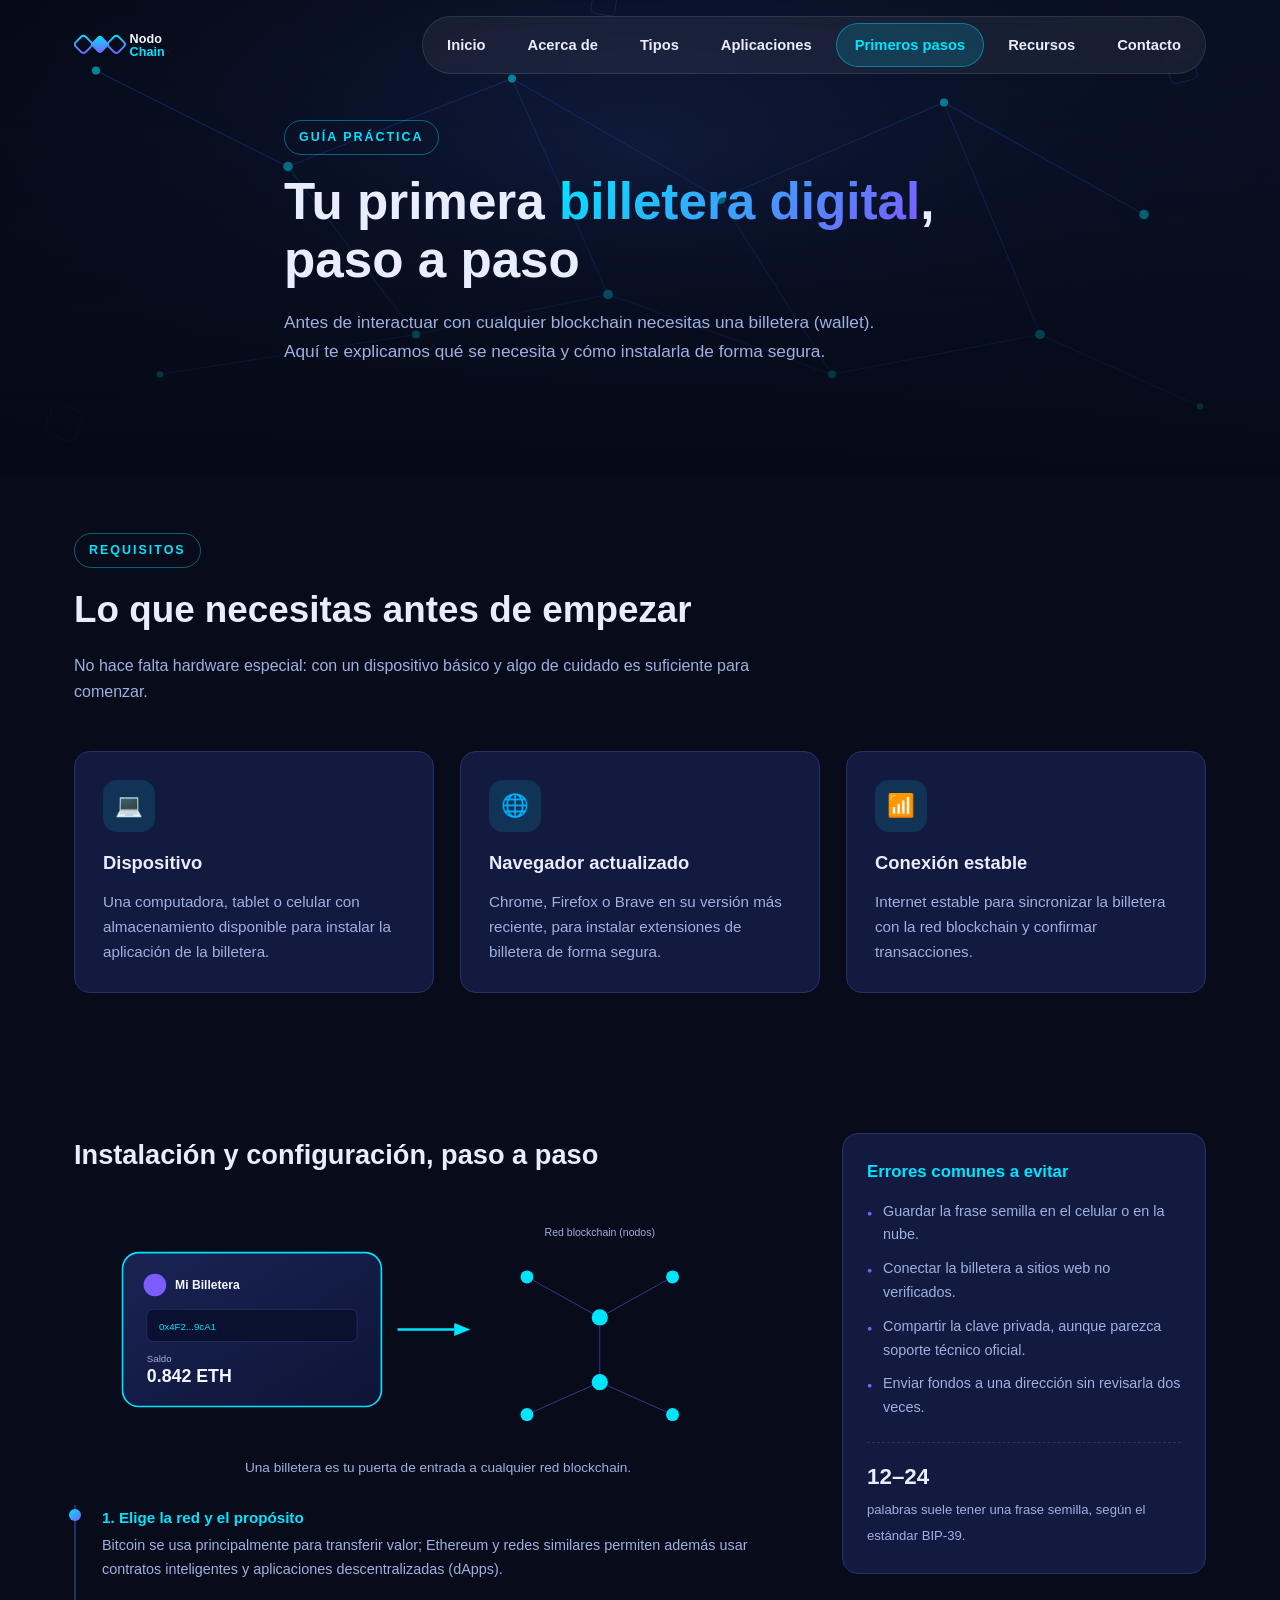
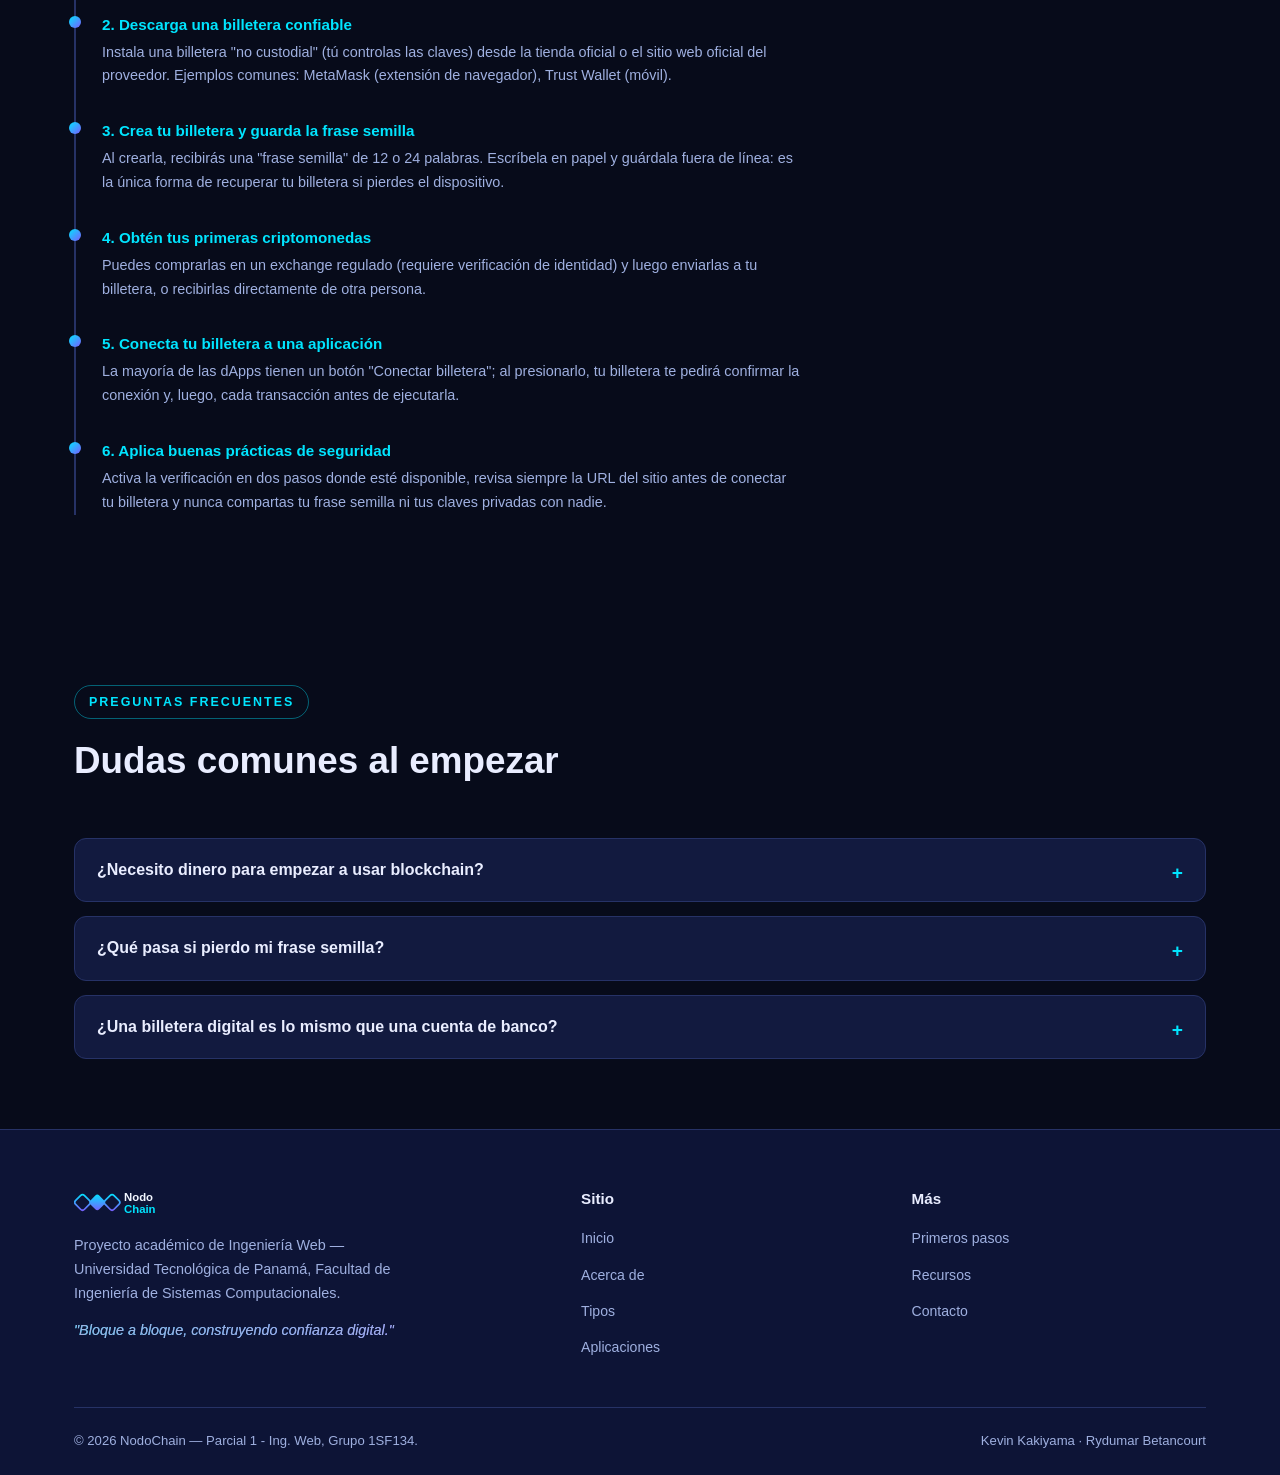
<file: html/empezar.html>
<!DOCTYPE html>
<html lang="es">
<head>
<meta charset="UTF-8">
<meta name="viewport" content="width=device-width, initial-scale=1.0">
<title>Primeros Pasos en Blockchain | NodoChain</title>
<meta name="description" content="Requisitos técnicos y pasos para instalar tu primera billetera digital y comenzar a usar blockchain de forma segura.">
<link rel="icon" href="../img/favicon.svg" type="image/svg+xml">
<link rel="stylesheet" href="../css/styles.css">
</head>
<body>

<header class="navbar">
  <div class="container nav-inner">
    <a href="index.html" class="brand"><img src="../img/logo.svg" alt="Logo NodoChain"></a>
    <nav class="nav-links" aria-label="Navegación principal">
      <a href="index.html">Inicio</a>
      <a href="acerca.html">Acerca de</a>
      <a href="tipos.html">Tipos</a>
      <a href="aplicaciones.html">Aplicaciones</a>
      <a href="empezar.html" class="active">Primeros pasos</a>
      <a href="recursos.html">Recursos</a>
      <a href="contacto.html">Contacto</a>
    </nav>
    <button class="nav-toggle" aria-label="Abrir menú">☰</button>
  </div>
</header>

<section class="hero hero-small">
  <div class="container hero-content">
    <span class="eyebrow">Guía práctica</span>
    <h1>Tu primera <span>billetera digital</span>, paso a paso</h1>
    <p>Antes de interactuar con cualquier blockchain necesitas una billetera (wallet). Aquí te explicamos qué se necesita y cómo instalarla de forma segura.</p>
  </div>
</section>

<main>
  <section class="tight">
    <div class="container">
      <div class="section-head">
        <span class="eyebrow">Requisitos</span>
        <h2>Lo que necesitas antes de empezar</h2>
        <p>No hace falta hardware especial: con un dispositivo básico y algo de cuidado es suficiente para comenzar.</p>
      </div>
      <div class="grid grid-3">
        <div class="card">
          <div class="icon">💻</div>
          <h3>Dispositivo</h3>
          <p>Una computadora, tablet o celular con almacenamiento disponible para instalar la aplicación de la billetera.</p>
        </div>
        <div class="card">
          <div class="icon">🌐</div>
          <h3>Navegador actualizado</h3>
          <p>Chrome, Firefox o Brave en su versión más reciente, para instalar extensiones de billetera de forma segura.</p>
        </div>
        <div class="card">
          <div class="icon">📶</div>
          <h3>Conexión estable</h3>
          <p>Internet estable para sincronizar la billetera con la red blockchain y confirmar transacciones.</p>
        </div>
      </div>
    </div>
  </section>

  <section>
    <div class="container content-layout">
      <article>
        <h2>Instalación y configuración, paso a paso</h2>
        <figure>
          <img src="../img/wallet-red.svg" alt="Ilustración de una billetera digital conectándose a la red blockchain" loading="lazy">
          <figcaption>Una billetera es tu puerta de entrada a cualquier red blockchain.</figcaption>
        </figure>
        <div class="timeline">
          <div class="item">
            <h4>1. Elige la red y el propósito</h4>
            <p>Bitcoin se usa principalmente para transferir valor; Ethereum y redes similares permiten además usar contratos inteligentes y aplicaciones descentralizadas (dApps).</p>
          </div>
          <div class="item">
            <h4>2. Descarga una billetera confiable</h4>
            <p>Instala una billetera "no custodial" (tú controlas las claves) desde la tienda oficial o el sitio web oficial del proveedor. Ejemplos comunes: MetaMask (extensión de navegador), Trust Wallet (móvil).</p>
          </div>
          <div class="item">
            <h4>3. Crea tu billetera y guarda la frase semilla</h4>
            <p>Al crearla, recibirás una "frase semilla" de 12 o 24 palabras. Escríbela en papel y guárdala fuera de línea: es la única forma de recuperar tu billetera si pierdes el dispositivo.</p>
          </div>
          <div class="item">
            <h4>4. Obtén tus primeras criptomonedas</h4>
            <p>Puedes comprarlas en un exchange regulado (requiere verificación de identidad) y luego enviarlas a tu billetera, o recibirlas directamente de otra persona.</p>
          </div>
          <div class="item">
            <h4>5. Conecta tu billetera a una aplicación</h4>
            <p>La mayoría de las dApps tienen un botón "Conectar billetera"; al presionarlo, tu billetera te pedirá confirmar la conexión y, luego, cada transacción antes de ejecutarla.</p>
          </div>
          <div class="item">
            <h4>6. Aplica buenas prácticas de seguridad</h4>
            <p>Activa la verificación en dos pasos donde esté disponible, revisa siempre la URL del sitio antes de conectar tu billetera y nunca compartas tu frase semilla ni tus claves privadas con nadie.</p>
          </div>
        </div>
      </article>

      <aside>
        <h3>Errores comunes a evitar</h3>
        <ul>
          <li>Guardar la frase semilla en el celular o en la nube.</li>
          <li>Conectar la billetera a sitios web no verificados.</li>
          <li>Compartir la clave privada, aunque parezca soporte técnico oficial.</li>
          <li>Enviar fondos a una dirección sin revisarla dos veces.</li>
        </ul>
        <div class="fact">
          <strong>12–24</strong>
          <span>palabras suele tener una frase semilla, según el estándar BIP-39.</span>
        </div>
      </aside>
    </div>
  </section>

  <section class="tight">
    <div class="container">
      <div class="section-head">
        <span class="eyebrow">Preguntas frecuentes</span>
        <h2>Dudas comunes al empezar</h2>
      </div>
      <div class="faq">
        <details>
          <summary>¿Necesito dinero para empezar a usar blockchain?</summary>
          <p>No necesariamente. Puedes crear una billetera y explorar redes de prueba (testnets) sin costo alguno antes de usar fondos reales.</p>
        </details>
        <details>
          <summary>¿Qué pasa si pierdo mi frase semilla?</summary>
          <p>Sin la frase semilla no es posible recuperar el acceso a la billetera ni a los fondos asociados; por eso es tan importante guardarla en un lugar seguro y offline.</p>
        </details>
        <details>
          <summary>¿Una billetera digital es lo mismo que una cuenta de banco?</summary>
          <p>No. Una billetera no custodial no depende de una institución financiera: tú eres responsable de proteger tus propias claves.</p>
        </details>
      </div>
    </div>
  </section>
</main>

<footer>
  <div class="container">
    <div class="footer-grid">
      <div class="footer-brand">
        <img src="../img/logo.svg" alt="Logo NodoChain">
        <p>Proyecto académico de Ingeniería Web — Universidad Tecnológica de Panamá, Facultad de Ingeniería de Sistemas Computacionales.</p>
        <p class="footer-slogan">"Bloque a bloque, construyendo confianza digital."</p>
      </div>
      <div>
        <h4>Sitio</h4>
        <ul>
          <li><a href="index.html">Inicio</a></li>
          <li><a href="acerca.html">Acerca de</a></li>
          <li><a href="tipos.html">Tipos</a></li>
          <li><a href="aplicaciones.html">Aplicaciones</a></li>
        </ul>
      </div>
      <div>
        <h4>Más</h4>
        <ul>
          <li><a href="empezar.html">Primeros pasos</a></li>
          <li><a href="recursos.html">Recursos</a></li>
          <li><a href="contacto.html">Contacto</a></li>
        </ul>
      </div>
    </div>
    <div class="footer-bottom">
      <span>© 2026 NodoChain — Parcial 1 - Ing. Web, Grupo 1SF134.</span>
      <span>Kevin Kakiyama · Rydumar Betancourt</span>
    </div>
  </div>
</footer>

<script src="../js/script.js"></script>
</body>
</html>
</file>
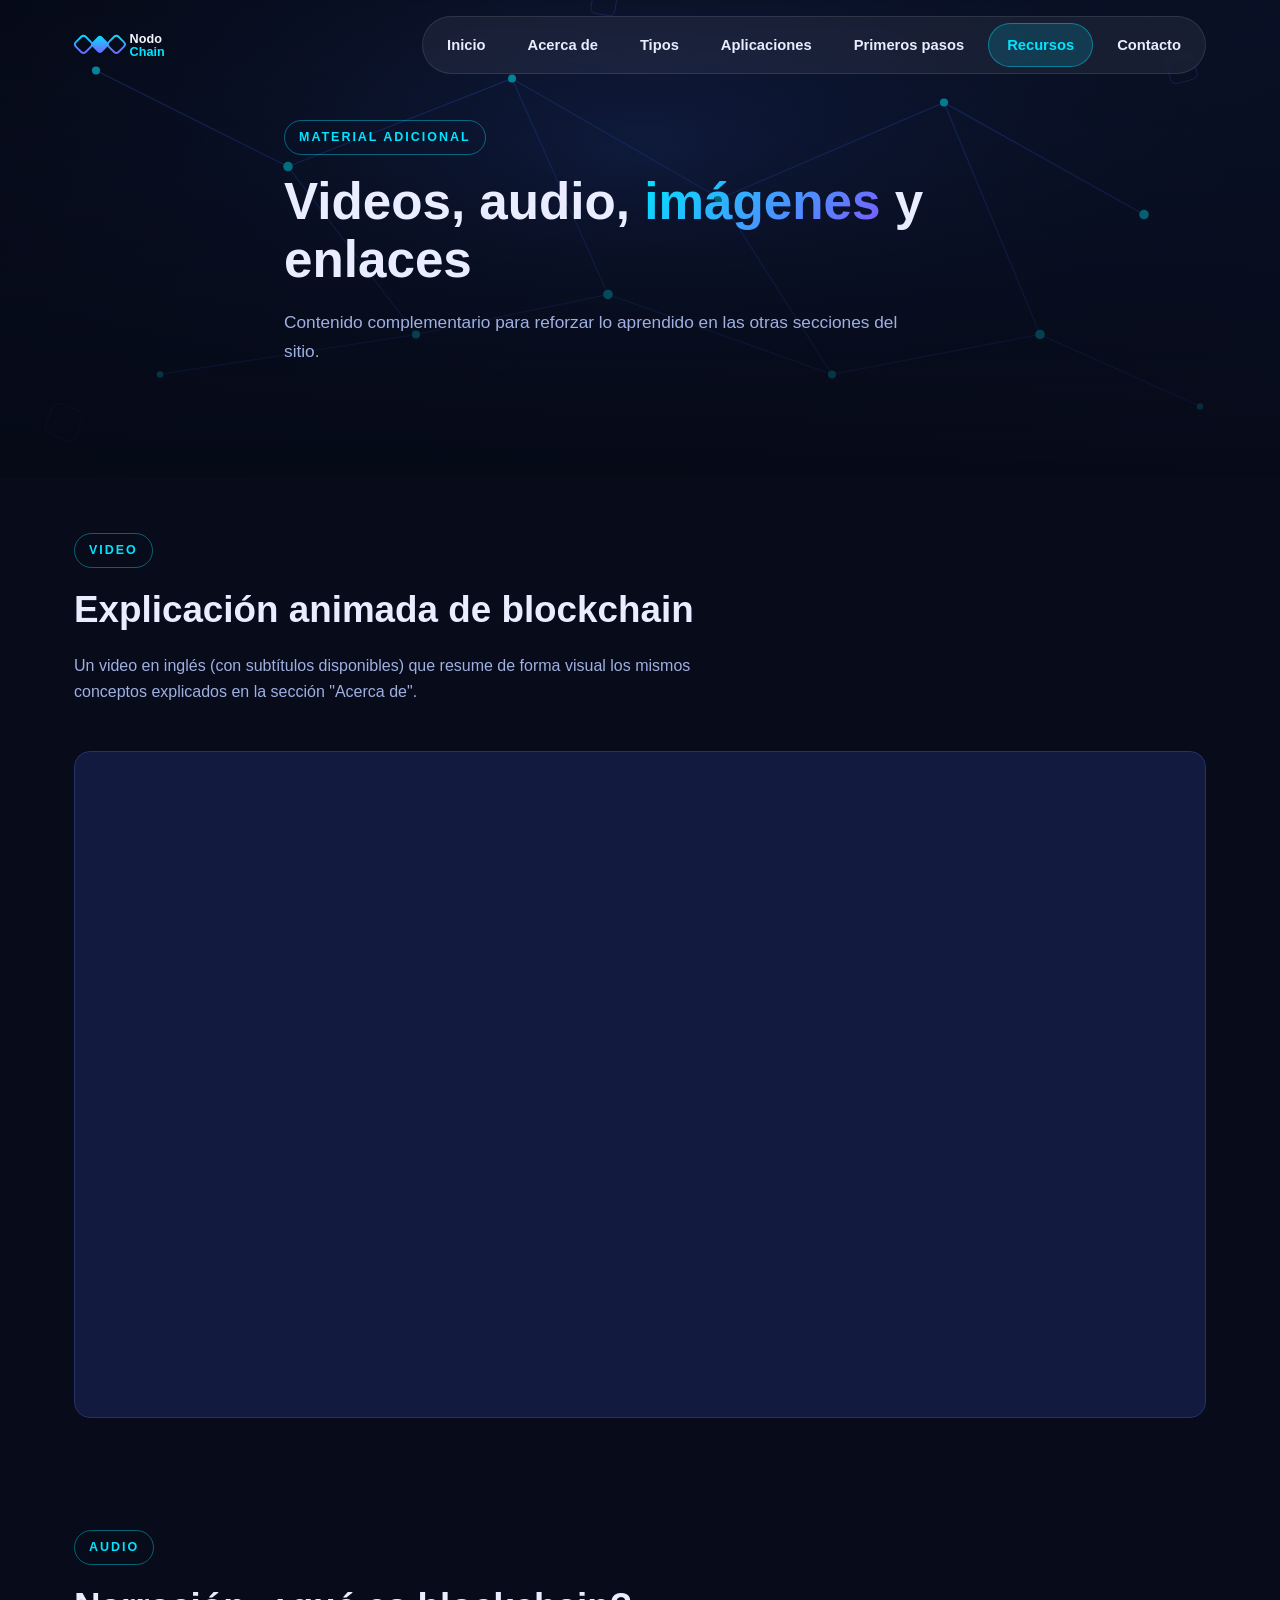
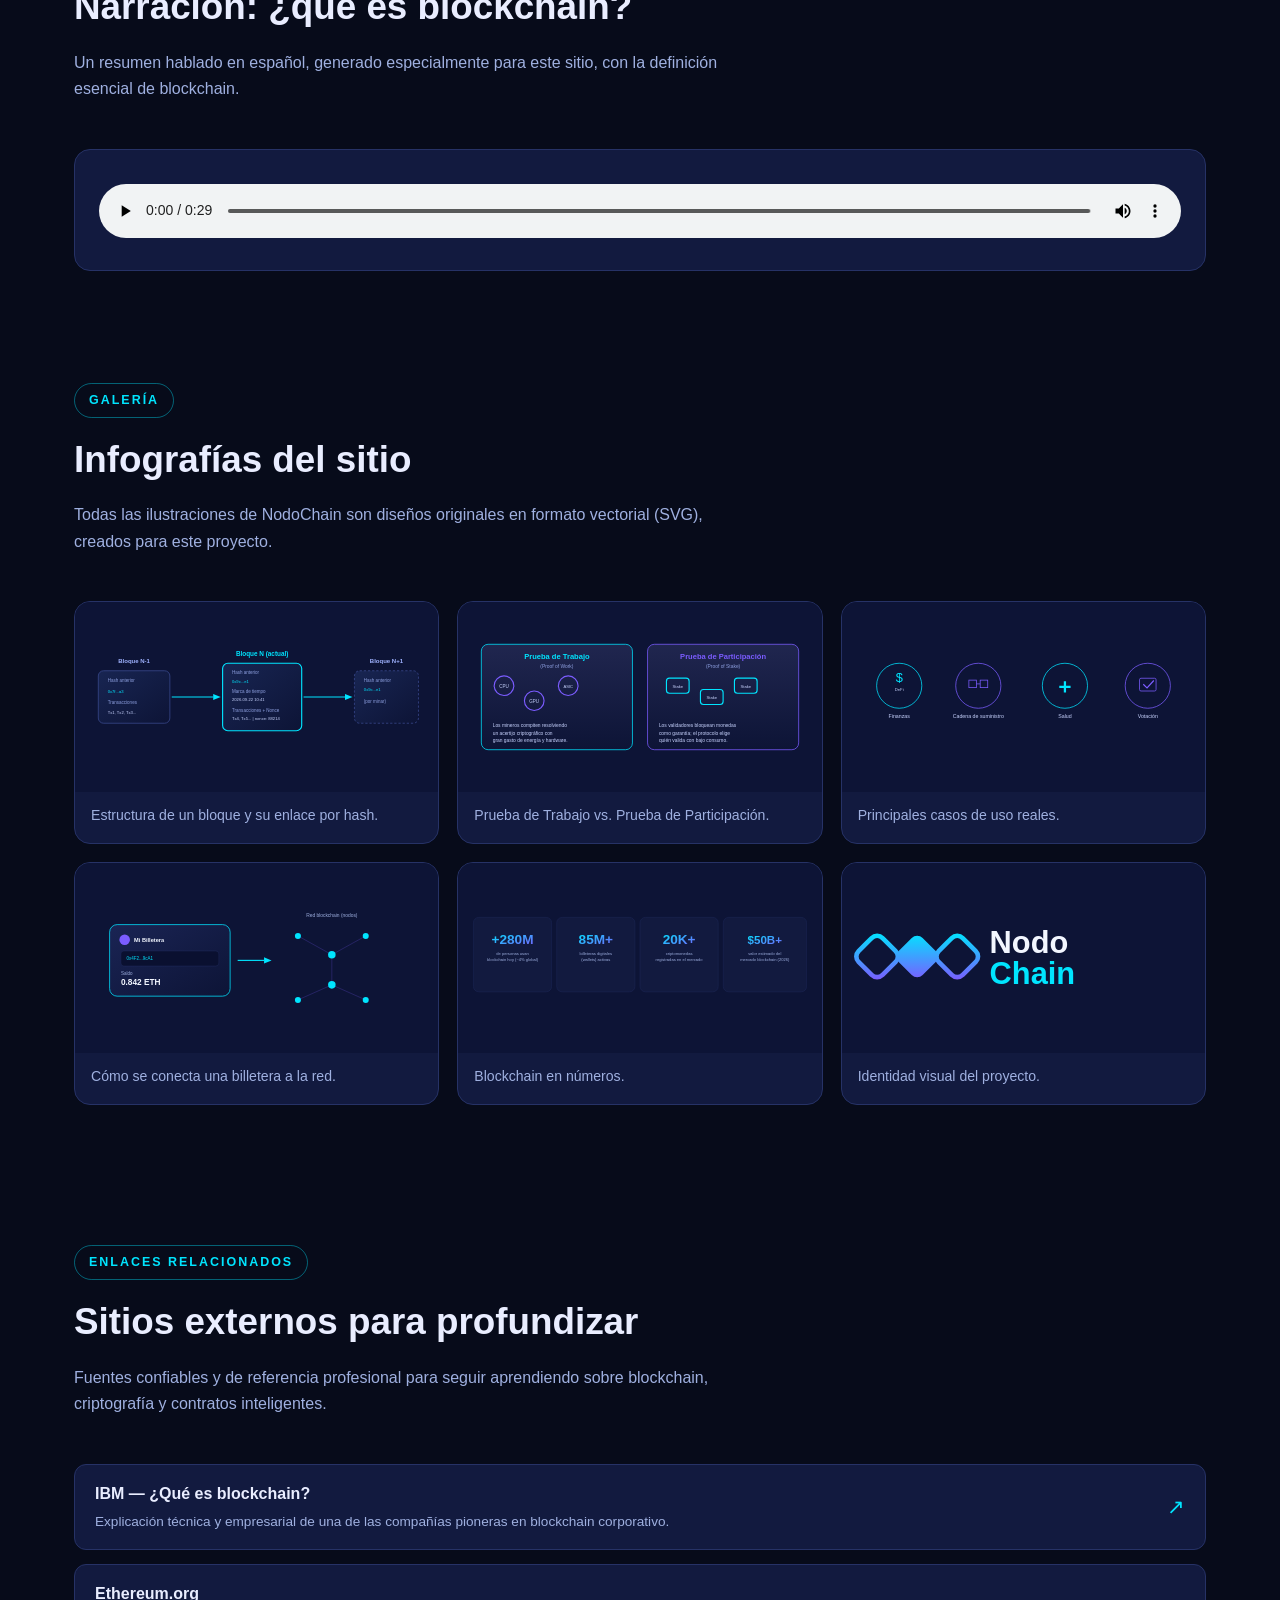
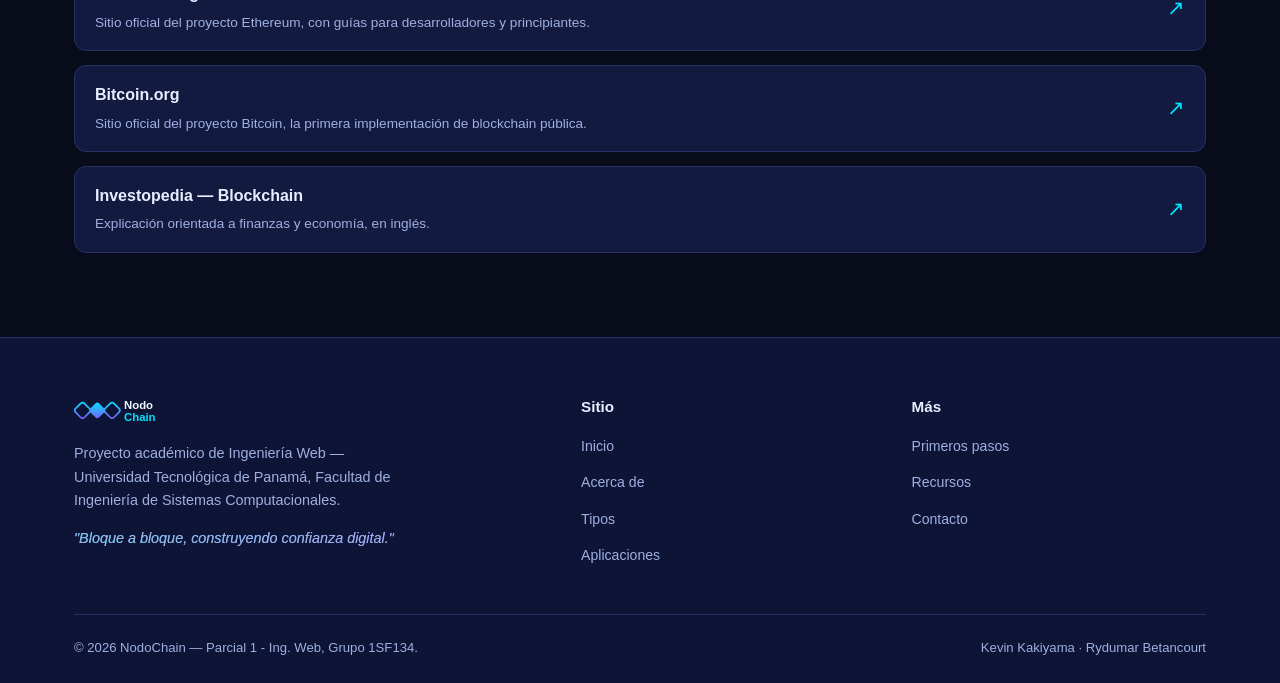
<file: html/recursos.html>
<!DOCTYPE html>
<html lang="es">
<head>
<meta charset="UTF-8">
<meta name="viewport" content="width=device-width, initial-scale=1.0">
<title>Recursos: Videos, Imágenes y Enlaces | NodoChain</title>
<meta name="description" content="Video explicativo, narración de audio, galería de infografías y enlaces externos verificados sobre blockchain.">
<link rel="icon" href="../img/favicon.svg" type="image/svg+xml">
<link rel="stylesheet" href="../css/styles.css">
</head>
<body>

<header class="navbar">
  <div class="container nav-inner">
    <a href="index.html" class="brand"><img src="../img/logo.svg" alt="Logo NodoChain"></a>
    <nav class="nav-links" aria-label="Navegación principal">
      <a href="index.html">Inicio</a>
      <a href="acerca.html">Acerca de</a>
      <a href="tipos.html">Tipos</a>
      <a href="aplicaciones.html">Aplicaciones</a>
      <a href="empezar.html">Primeros pasos</a>
      <a href="recursos.html" class="active">Recursos</a>
      <a href="contacto.html">Contacto</a>
    </nav>
    <button class="nav-toggle" aria-label="Abrir menú">☰</button>
  </div>
</header>

<section class="hero hero-small">
  <div class="container hero-content">
    <span class="eyebrow">Material adicional</span>
    <h1>Videos, audio, <span>imágenes</span> y enlaces</h1>
    <p>Contenido complementario para reforzar lo aprendido en las otras secciones del sitio.</p>
  </div>
</section>

<main>
  <section class="tight">
    <div class="container">
      <div class="section-head">
        <span class="eyebrow">Video</span>
        <h2>Explicación animada de blockchain</h2>
        <p>Un video en inglés (con subtítulos disponibles) que resume de forma visual los mismos conceptos explicados en la sección "Acerca de".</p>
      </div>
      <div class="media-block">
        <iframe src="https://www.youtube.com/embed/SSo_EIwHSd4" title="How does a blockchain work - Simply Explained" allowfullscreen loading="lazy"></iframe>
      </div>
    </div>
  </section>

  <section class="tight">
    <div class="container">
      <div class="section-head">
        <span class="eyebrow">Audio</span>
        <h2>Narración: ¿qué es blockchain?</h2>
        <p>Un resumen hablado en español, generado especialmente para este sitio, con la definición esencial de blockchain.</p>
      </div>
      <div class="media-block">
        <audio controls>
          <source src="../img/audio-introduccion.mp3" type="audio/mpeg">
          Tu navegador no soporta el elemento de audio.
        </audio>
      </div>
    </div>
  </section>

  <section class="tight">
    <div class="container">
      <div class="section-head">
        <span class="eyebrow">Galería</span>
        <h2>Infografías del sitio</h2>
        <p>Todas las ilustraciones de NodoChain son diseños originales en formato vectorial (SVG), creados para este proyecto.</p>
      </div>
      <div class="gallery">
        <figure>
          <img src="../img/estructura-bloque.svg" alt="Estructura de un bloque enlazado" loading="lazy">
          <figcaption>Estructura de un bloque y su enlace por hash.</figcaption>
        </figure>
        <figure>
          <img src="../img/consenso.svg" alt="Prueba de trabajo vs prueba de participación" loading="lazy">
          <figcaption>Prueba de Trabajo vs. Prueba de Participación.</figcaption>
        </figure>
        <figure>
          <img src="../img/casos-uso.svg" alt="Casos de uso del blockchain" loading="lazy">
          <figcaption>Principales casos de uso reales.</figcaption>
        </figure>
        <figure>
          <img src="../img/wallet-red.svg" alt="Billetera digital conectada a la red blockchain" loading="lazy">
          <figcaption>Cómo se conecta una billetera a la red.</figcaption>
        </figure>
        <figure>
          <img src="../img/estadisticas.svg" alt="Estadísticas de adopción del blockchain" loading="lazy">
          <figcaption>Blockchain en números.</figcaption>
        </figure>
        <figure>
          <img src="../img/logo.svg" alt="Logo de NodoChain" loading="lazy">
          <figcaption>Identidad visual del proyecto.</figcaption>
        </figure>
      </div>
    </div>
  </section>

  <section>
    <div class="container">
      <div class="section-head">
        <span class="eyebrow">Enlaces relacionados</span>
        <h2>Sitios externos para profundizar</h2>
        <p>Fuentes confiables y de referencia profesional para seguir aprendiendo sobre blockchain, criptografía y contratos inteligentes.</p>
      </div>
      <div class="link-list">
        <a class="link-item" href="https://www.ibm.com/topics/what-is-blockchain" target="_blank" rel="noopener">
          <div><h4>IBM — ¿Qué es blockchain?</h4><p>Explicación técnica y empresarial de una de las compañías pioneras en blockchain corporativo.</p></div>
          <span class="arrow">↗</span>
        </a>
        <a class="link-item" href="https://ethereum.org/es/" target="_blank" rel="noopener">
          <div><h4>Ethereum.org</h4><p>Sitio oficial del proyecto Ethereum, con guías para desarrolladores y principiantes.</p></div>
          <span class="arrow">↗</span>
        </a>
        <a class="link-item" href="https://bitcoin.org/es/" target="_blank" rel="noopener">
          <div><h4>Bitcoin.org</h4><p>Sitio oficial del proyecto Bitcoin, la primera implementación de blockchain pública.</p></div>
          <span class="arrow">↗</span>
        </a>
        <a class="link-item" href="https://www.investopedia.com/terms/b/blockchain.asp" target="_blank" rel="noopener">
          <div><h4>Investopedia — Blockchain</h4><p>Explicación orientada a finanzas y economía, en inglés.</p></div>
          <span class="arrow">↗</span>
        </a>
      </div>
    </div>
  </section>
</main>

<footer>
  <div class="container">
    <div class="footer-grid">
      <div class="footer-brand">
        <img src="../img/logo.svg" alt="Logo NodoChain">
        <p>Proyecto académico de Ingeniería Web — Universidad Tecnológica de Panamá, Facultad de Ingeniería de Sistemas Computacionales.</p>
        <p class="footer-slogan">"Bloque a bloque, construyendo confianza digital."</p>
      </div>
      <div>
        <h4>Sitio</h4>
        <ul>
          <li><a href="index.html">Inicio</a></li>
          <li><a href="acerca.html">Acerca de</a></li>
          <li><a href="tipos.html">Tipos</a></li>
          <li><a href="aplicaciones.html">Aplicaciones</a></li>
        </ul>
      </div>
      <div>
        <h4>Más</h4>
        <ul>
          <li><a href="empezar.html">Primeros pasos</a></li>
          <li><a href="recursos.html">Recursos</a></li>
          <li><a href="contacto.html">Contacto</a></li>
        </ul>
      </div>
    </div>
    <div class="footer-bottom">
      <span>© 2026 NodoChain — Parcial 1 - Ing. Web, Grupo 1SF134.</span>
      <span>Kevin Kakiyama · Rydumar Betancourt</span>
    </div>
  </div>
</footer>

<script src="../js/script.js"></script>
</body>
</html>
</file>
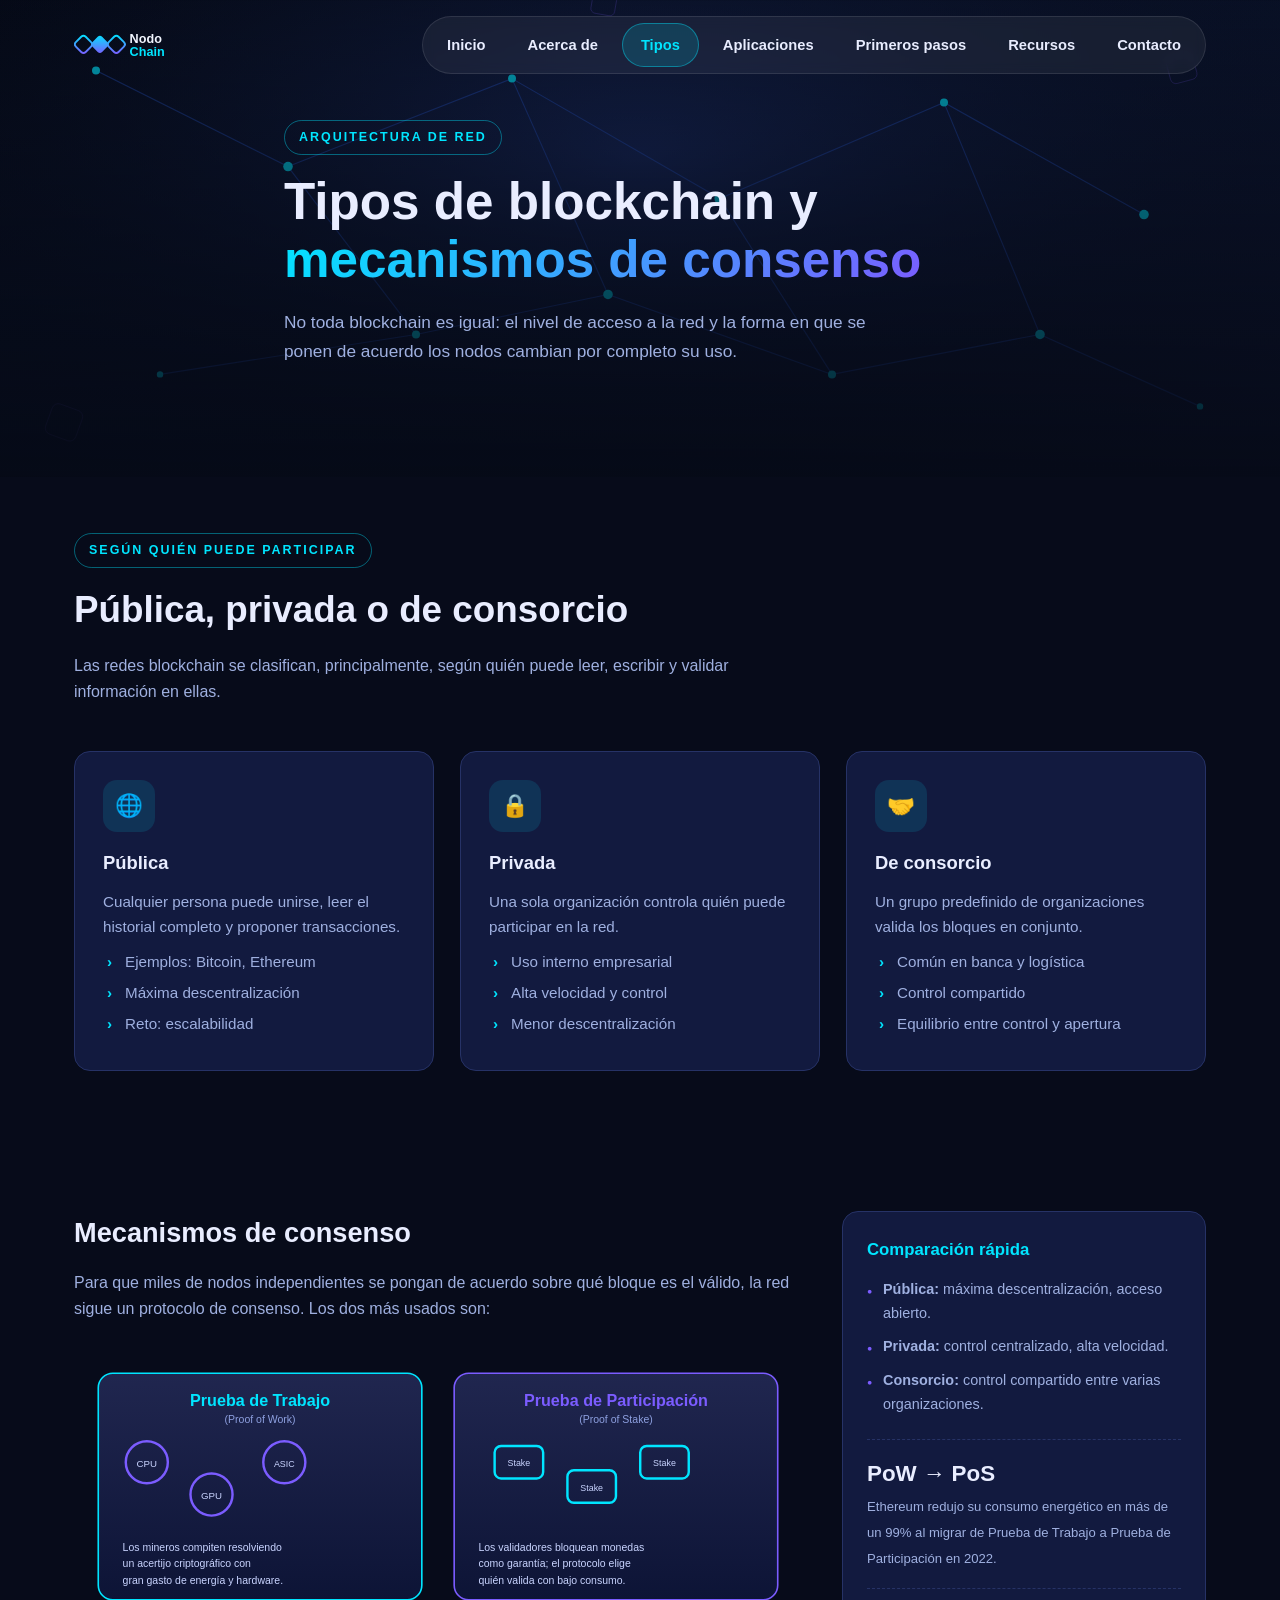
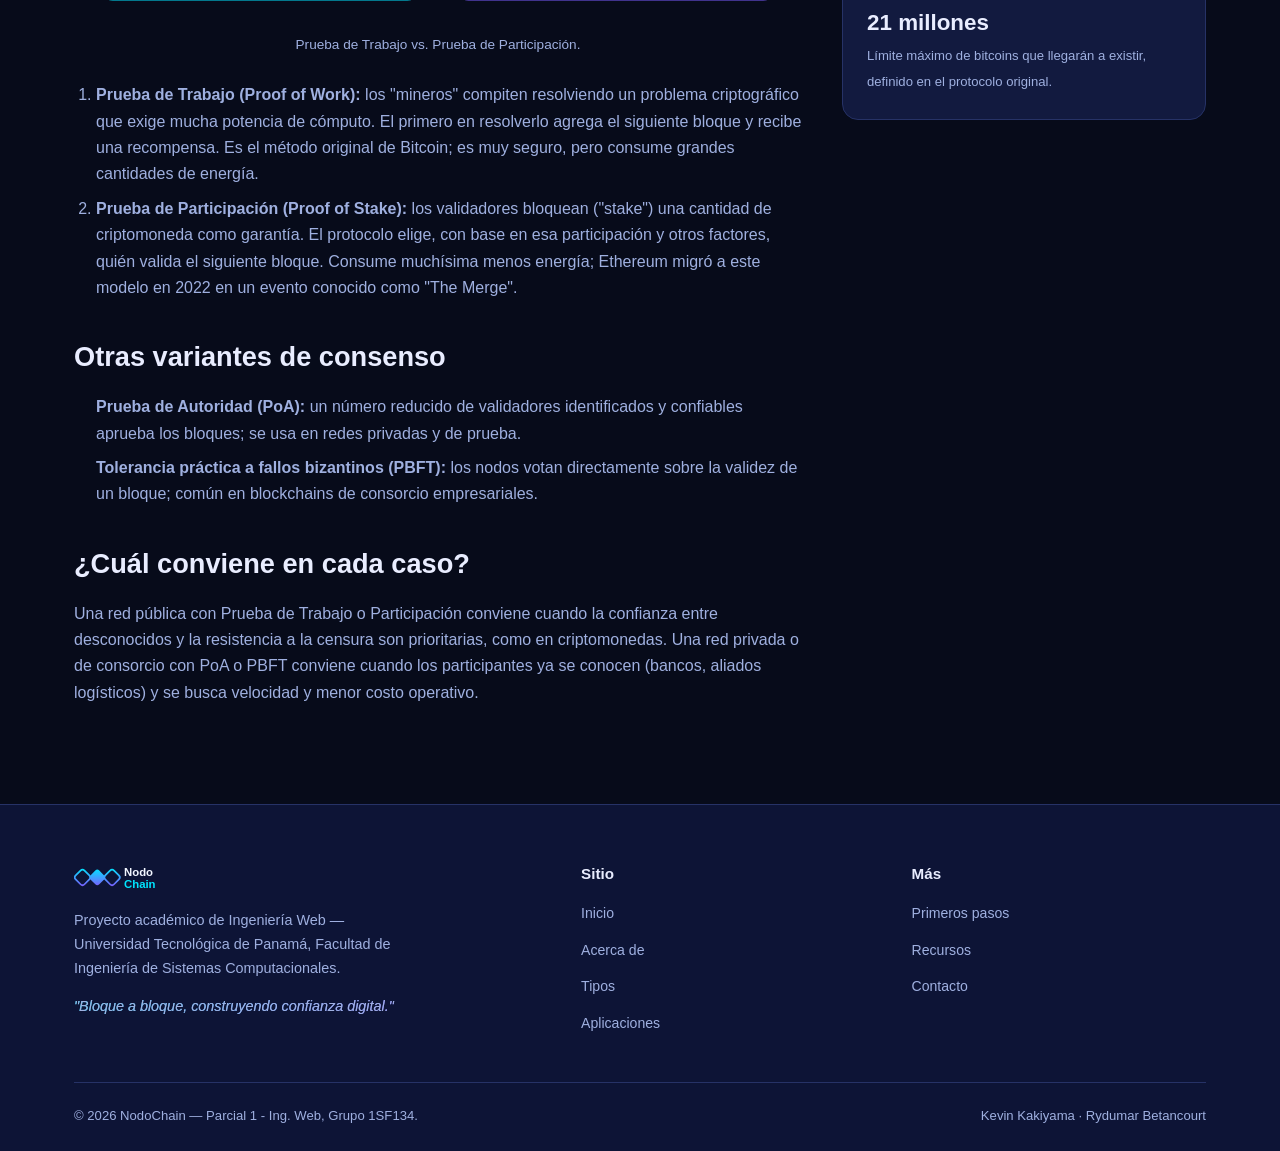
<file: html/tipos.html>
<!DOCTYPE html>
<html lang="es">
<head>
<meta charset="UTF-8">
<meta name="viewport" content="width=device-width, initial-scale=1.0">
<title>Tipos de Blockchain y Consenso | NodoChain</title>
<meta name="description" content="Blockchain pública, privada y de consorcio; Prueba de Trabajo vs Prueba de Participación.">
<link rel="icon" href="../img/favicon.svg" type="image/svg+xml">
<link rel="stylesheet" href="../css/styles.css">
</head>
<body>

<header class="navbar">
  <div class="container nav-inner">
    <a href="index.html" class="brand"><img src="../img/logo.svg" alt="Logo NodoChain"></a>
    <nav class="nav-links" aria-label="Navegación principal">
      <a href="index.html">Inicio</a>
      <a href="acerca.html">Acerca de</a>
      <a href="tipos.html" class="active">Tipos</a>
      <a href="aplicaciones.html">Aplicaciones</a>
      <a href="empezar.html">Primeros pasos</a>
      <a href="recursos.html">Recursos</a>
      <a href="contacto.html">Contacto</a>
    </nav>
    <button class="nav-toggle" aria-label="Abrir menú">☰</button>
  </div>
</header>

<section class="hero hero-small">
  <div class="container hero-content">
    <span class="eyebrow">Arquitectura de red</span>
    <h1>Tipos de blockchain y <span>mecanismos de consenso</span></h1>
    <p>No toda blockchain es igual: el nivel de acceso a la red y la forma en que se ponen de acuerdo los nodos cambian por completo su uso.</p>
  </div>
</section>

<main>
  <section class="tight">
    <div class="container">
      <div class="section-head">
        <span class="eyebrow">Según quién puede participar</span>
        <h2>Pública, privada o de consorcio</h2>
        <p>Las redes blockchain se clasifican, principalmente, según quién puede leer, escribir y validar información en ellas.</p>
      </div>
      <div class="grid grid-3">
        <div class="card">
          <div class="icon">🌐</div>
          <h3>Pública</h3>
          <p>Cualquier persona puede unirse, leer el historial completo y proponer transacciones.</p>
          <ul>
            <li>Ejemplos: Bitcoin, Ethereum</li>
            <li>Máxima descentralización</li>
            <li>Reto: escalabilidad</li>
          </ul>
        </div>
        <div class="card">
          <div class="icon">🔒</div>
          <h3>Privada</h3>
          <p>Una sola organización controla quién puede participar en la red.</p>
          <ul>
            <li>Uso interno empresarial</li>
            <li>Alta velocidad y control</li>
            <li>Menor descentralización</li>
          </ul>
        </div>
        <div class="card">
          <div class="icon">🤝</div>
          <h3>De consorcio</h3>
          <p>Un grupo predefinido de organizaciones valida los bloques en conjunto.</p>
          <ul>
            <li>Común en banca y logística</li>
            <li>Control compartido</li>
            <li>Equilibrio entre control y apertura</li>
          </ul>
        </div>
      </div>
    </div>
  </section>

  <section>
    <div class="container content-layout">
      <article>
        <h2>Mecanismos de consenso</h2>
        <p>Para que miles de nodos independientes se pongan de acuerdo sobre qué bloque es el válido, la red sigue un protocolo de consenso. Los dos más usados son:</p>
        <figure>
          <img src="../img/consenso.svg" alt="Comparación entre Prueba de Trabajo (mineros compitiendo con hardware) y Prueba de Participación (validadores bloqueando monedas como garantía)" loading="lazy">
          <figcaption>Prueba de Trabajo vs. Prueba de Participación.</figcaption>
        </figure>
        <ol>
          <li><strong>Prueba de Trabajo (Proof of Work):</strong> los "mineros" compiten resolviendo un problema criptográfico que exige mucha potencia de cómputo. El primero en resolverlo agrega el siguiente bloque y recibe una recompensa. Es el método original de Bitcoin; es muy seguro, pero consume grandes cantidades de energía.</li>
          <li><strong>Prueba de Participación (Proof of Stake):</strong> los validadores bloquean ("stake") una cantidad de criptomoneda como garantía. El protocolo elige, con base en esa participación y otros factores, quién valida el siguiente bloque. Consume muchísima menos energía; Ethereum migró a este modelo en 2022 en un evento conocido como "The Merge".</li>
        </ol>

        <h2>Otras variantes de consenso</h2>
        <ul>
          <li><strong>Prueba de Autoridad (PoA):</strong> un número reducido de validadores identificados y confiables aprueba los bloques; se usa en redes privadas y de prueba.</li>
          <li><strong>Tolerancia práctica a fallos bizantinos (PBFT):</strong> los nodos votan directamente sobre la validez de un bloque; común en blockchains de consorcio empresariales.</li>
        </ul>

        <h2>¿Cuál conviene en cada caso?</h2>
        <p>Una red pública con Prueba de Trabajo o Participación conviene cuando la confianza entre desconocidos y la resistencia a la censura son prioritarias, como en criptomonedas. Una red privada o de consorcio con PoA o PBFT conviene cuando los participantes ya se conocen (bancos, aliados logísticos) y se busca velocidad y menor costo operativo.</p>
      </article>

      <aside>
        <h3>Comparación rápida</h3>
        <ul>
          <li><strong>Pública:</strong> máxima descentralización, acceso abierto.</li>
          <li><strong>Privada:</strong> control centralizado, alta velocidad.</li>
          <li><strong>Consorcio:</strong> control compartido entre varias organizaciones.</li>
        </ul>
        <div class="fact">
          <strong>PoW → PoS</strong>
          <span>Ethereum redujo su consumo energético en más de un 99% al migrar de Prueba de Trabajo a Prueba de Participación en 2022.</span>
        </div>
        <div class="fact">
          <strong>21 millones</strong>
          <span>Límite máximo de bitcoins que llegarán a existir, definido en el protocolo original.</span>
        </div>
      </aside>
    </div>
  </section>
</main>

<footer>
  <div class="container">
    <div class="footer-grid">
      <div class="footer-brand">
        <img src="../img/logo.svg" alt="Logo NodoChain">
        <p>Proyecto académico de Ingeniería Web — Universidad Tecnológica de Panamá, Facultad de Ingeniería de Sistemas Computacionales.</p>
        <p class="footer-slogan">"Bloque a bloque, construyendo confianza digital."</p>
      </div>
      <div>
        <h4>Sitio</h4>
        <ul>
          <li><a href="index.html">Inicio</a></li>
          <li><a href="acerca.html">Acerca de</a></li>
          <li><a href="tipos.html">Tipos</a></li>
          <li><a href="aplicaciones.html">Aplicaciones</a></li>
        </ul>
      </div>
      <div>
        <h4>Más</h4>
        <ul>
          <li><a href="empezar.html">Primeros pasos</a></li>
          <li><a href="recursos.html">Recursos</a></li>
          <li><a href="contacto.html">Contacto</a></li>
        </ul>
      </div>
    </div>
    <div class="footer-bottom">
      <span>© 2026 NodoChain — Parcial 1 - Ing. Web, Grupo 1SF134.</span>
      <span>Kevin Kakiyama · Rydumar Betancourt</span>
    </div>
  </div>
</footer>

<script src="../js/script.js"></script>
</body>
</html>
</file>
<file: css/styles.css>
/* =========================================================
   NodoChain — Sitio educativo sobre Blockchain
   Hoja de estilos principal (CSS3)
   ========================================================= */

:root {
  --bg: #070b1a;
  --bg-alt: #0d1436;
  --card: #121a3f;
  --border: #263266;
  --text: #e9edff;
  --text-muted: #9fb0e0;
  --cyan: #00e5ff;
  --purple: #7b5cff;
  --gradient: linear-gradient(135deg, var(--cyan), var(--purple));
  --radius: 16px;
  --transition: 0.3s ease;
  --max-width: 1180px;
}

* { box-sizing: border-box; margin: 0; padding: 0; }

html { scroll-behavior: smooth; }

body {
  font-family: "Segoe UI", "Trebuchet MS", Arial, sans-serif;
  background: var(--bg);
  color: var(--text);
  line-height: 1.65;
  overflow-x: hidden;
}

img { max-width: 100%; display: block; }

a { color: var(--cyan); text-decoration: none; transition: color var(--transition); }
a:hover { color: var(--purple); }

ul { list-style: none; }

.container {
  max-width: var(--max-width);
  margin: 0 auto;
  padding: 0 24px;
}

/* ---------- BARRA DE NAVEGACIÓN (transparente, botones redondeados) ---------- */
.navbar {
  position: fixed;
  top: 0; left: 0; right: 0;
  z-index: 1000;
  padding: 16px 0;
  background: transparent;
  transition: background var(--transition), padding var(--transition), box-shadow var(--transition);
}

.navbar.scrolled {
  background: rgba(7, 11, 26, 0.72);
  backdrop-filter: blur(10px);
  padding: 8px 0;
  box-shadow: 0 4px 24px rgba(0,0,0,0.35);
}

.nav-inner {
  display: flex;
  align-items: center;
  justify-content: space-between;
  gap: 16px;
}

.brand { display: flex; align-items: center; gap: 10px; }
.brand img { height: 38px; width: auto; }

.nav-links {
  display: flex;
  align-items: center;
  gap: 6px;
  background: rgba(255,255,255,0.06);
  border: 1px solid rgba(255,255,255,0.1);
  padding: 6px;
  border-radius: 999px;
  backdrop-filter: blur(6px);
}

.nav-links a {
  color: var(--text);
  padding: 9px 18px;
  border-radius: 999px;
  font-size: 0.92rem;
  font-weight: 600;
  transition: background var(--transition), color var(--transition), transform var(--transition);
  white-space: nowrap;
}

.nav-links a:hover,
.nav-links a:focus {
  background: var(--gradient);
  color: #06101f;
  transform: translateY(-2px);
}

.nav-links a.active {
  background: rgba(0, 229, 255, 0.15);
  color: var(--cyan);
  border: 1px solid rgba(0,229,255,0.4);
}

.nav-toggle {
  display: none;
  align-items: center;
  justify-content: center;
  background: rgba(255,255,255,0.08);
  border: 1px solid rgba(255,255,255,0.15);
  color: var(--text);
  border-radius: 999px;
  width: 44px; height: 44px;
  font-size: 1.2rem;
  cursor: pointer;
  transition: background var(--transition), border-color var(--transition);
}
.nav-toggle:hover { border-color: var(--cyan); }

/* ---------- HERO (foto/ilustración de fondo debajo del nav en cada página) ---------- */
.hero {
  position: relative;
  min-height: 62vh;
  display: flex;
  align-items: center;
  background-image: linear-gradient(180deg, rgba(5,9,21,0.35), rgba(5,9,21,0.92)), url("../img/hero-bg.svg");
  background-size: cover;
  background-position: center;
  padding-top: 120px;
}

.hero-small { min-height: 40vh; }

.hero-content { max-width: 760px; }

.eyebrow {
  display: inline-block;
  color: var(--cyan);
  letter-spacing: 2px;
  text-transform: uppercase;
  font-size: 0.78rem;
  font-weight: 700;
  border: 1px solid rgba(0,229,255,0.4);
  padding: 6px 14px;
  border-radius: 999px;
  margin-bottom: 18px;
  animation: fadeInUp 0.8s ease both;
}

.hero h1 {
  font-size: clamp(2rem, 4.5vw, 3.2rem);
  line-height: 1.15;
  margin-bottom: 18px;
  animation: fadeInUp 0.8s ease 0.1s both;
}

.hero h1 span { background: var(--gradient); -webkit-background-clip: text; background-clip: text; color: transparent; }

.hero p {
  color: var(--text-muted);
  font-size: 1.08rem;
  max-width: 620px;
  margin-bottom: 28px;
  animation: fadeInUp 0.8s ease 0.2s both;
}

.hero-actions { display: flex; gap: 14px; flex-wrap: wrap; animation: fadeInUp 0.8s ease 0.3s both; }

@keyframes fadeInUp {
  from { opacity: 0; transform: translateY(18px); }
  to { opacity: 1; transform: translateY(0); }
}

/* ---------- BOTONES ---------- */
.btn {
  display: inline-block;
  padding: 13px 26px;
  border-radius: 999px;
  font-weight: 700;
  font-size: 0.95rem;
  border: 1px solid transparent;
  cursor: pointer;
  transition: transform var(--transition), box-shadow var(--transition), background var(--transition), color var(--transition);
}

.btn-primary { background: var(--gradient); color: #06101f; }
.btn-primary:hover { transform: translateY(-3px); box-shadow: 0 10px 28px rgba(0,229,255,0.28); color: #06101f; }

.btn-outline { background: transparent; color: var(--text); border-color: rgba(255,255,255,0.3); }
.btn-outline:hover { border-color: var(--cyan); color: var(--cyan); transform: translateY(-3px); }

/* ---------- SECCIONES / TARJETAS ---------- */
section { padding: 84px 0; }
section.tight { padding: 56px 0; }

.section-head { max-width: 680px; margin-bottom: 46px; }
.section-head .eyebrow { margin-bottom: 12px; }
.section-head h2 { font-size: clamp(1.6rem, 3vw, 2.3rem); margin-bottom: 12px; }
.section-head p { color: var(--text-muted); }

.grid { display: grid; gap: 26px; }
.grid-3 { grid-template-columns: repeat(3, 1fr); }
.grid-2 { grid-template-columns: repeat(2, 1fr); }

.card {
  background: var(--card);
  border: 1px solid var(--border);
  border-radius: var(--radius);
  padding: 28px;
  transition: transform var(--transition), border-color var(--transition), box-shadow var(--transition);
}

.card:hover {
  transform: translateY(-6px);
  border-color: rgba(0,229,255,0.45);
  box-shadow: 0 18px 40px rgba(0,0,0,0.35);
}

.card .icon {
  width: 52px; height: 52px;
  border-radius: 14px;
  display: flex; align-items: center; justify-content: center;
  background: rgba(0,229,255,0.12);
  color: var(--cyan);
  font-size: 1.4rem;
  margin-bottom: 16px;
}

.card h3 { margin-bottom: 10px; font-size: 1.15rem; }
.card p, .card li { color: var(--text-muted); font-size: 0.95rem; }
.card ul { margin-top: 10px; padding-left: 4px; }
.card li { margin-bottom: 6px; position: relative; padding-left: 18px; }
.card li::before { content: "›"; color: var(--cyan); position: absolute; left: 0; font-weight: 700; }

/* ---------- ARTICLE / ASIDE (layout de contenido) ---------- */
.content-layout {
  display: grid;
  grid-template-columns: 2fr 1fr;
  gap: 40px;
  align-items: start;
}

article h2 { font-size: 1.7rem; margin: 34px 0 14px; }
article h2:first-child { margin-top: 0; }
article p { color: var(--text-muted); margin-bottom: 14px; }
article ul, article ol { margin: 0 0 18px 22px; color: var(--text-muted); }
article li { margin-bottom: 8px; }
article figure { margin: 26px 0; }
article figcaption { color: var(--text-muted); font-size: 0.85rem; text-align: center; margin-top: 10px; }

aside {
  background: var(--card);
  border: 1px solid var(--border);
  border-radius: var(--radius);
  padding: 24px;
  position: sticky;
  top: 110px;
}

aside h3 { font-size: 1.05rem; margin-bottom: 14px; color: var(--cyan); }
aside ul { margin-bottom: 22px; }
aside li { color: var(--text-muted); font-size: 0.9rem; margin-bottom: 10px; padding-left: 16px; position: relative; }
aside li::before { content: "●"; color: var(--purple); font-size: 0.55rem; position: absolute; left: 0; top: 6px; }
aside .fact { border-top: 1px dashed var(--border); padding-top: 16px; margin-top: 16px; }
aside .fact strong { color: var(--text); display: block; font-size: 1.4rem; }
aside .fact span { color: var(--text-muted); font-size: 0.82rem; }

/* ---------- MEDIA (audio / video) ---------- */
.media-block {
  background: var(--card);
  border: 1px solid var(--border);
  border-radius: var(--radius);
  padding: 24px;
}
.media-block video, .media-block iframe { width: 100%; border-radius: 12px; border: none; aspect-ratio: 16/9; }
.media-block audio { width: 100%; margin-top: 10px; }

/* ---------- GALERÍA ---------- */
.gallery { display: grid; grid-template-columns: repeat(3, 1fr); gap: 18px; }
.gallery figure {
  background: var(--card);
  border: 1px solid var(--border);
  border-radius: var(--radius);
  overflow: hidden;
  transition: transform var(--transition), border-color var(--transition);
}
.gallery figure:hover { transform: scale(1.03); border-color: var(--cyan); }
.gallery img { width: 100%; height: 190px; object-fit: contain; background: #0d1436; padding: 12px; }
.gallery figcaption { padding: 12px 16px 16px; color: var(--text-muted); font-size: 0.88rem; }

/* ---------- ENLACES RELACIONADOS ---------- */
.link-list { display: grid; gap: 14px; }
.link-item {
  display: flex; justify-content: space-between; align-items: center; gap: 12px;
  background: var(--card); border: 1px solid var(--border);
  border-radius: 12px; padding: 16px 20px;
  transition: border-color var(--transition), transform var(--transition);
}
.link-item:hover { border-color: var(--cyan); transform: translateX(4px); }
.link-item h4 { color: var(--text); font-size: 1rem; margin-bottom: 4px; }
.link-item p { color: var(--text-muted); font-size: 0.85rem; }
.link-item .arrow { color: var(--cyan); font-size: 1.3rem; flex-shrink: 0; }

/* ---------- FORMULARIO DE CONTACTO ---------- */
.form-wrap {
  background: var(--card);
  border: 1px solid var(--border);
  border-radius: var(--radius);
  padding: 36px;
}

.form-row { margin-bottom: 20px; }
.form-row label { display: block; font-size: 0.88rem; color: var(--text-muted); margin-bottom: 8px; }
.form-row input,
.form-row select,
.form-row textarea {
  width: 100%;
  background: #0a1030;
  border: 1px solid var(--border);
  color: var(--text);
  padding: 13px 16px;
  border-radius: 10px;
  font-size: 0.95rem;
  font-family: inherit;
  transition: border-color var(--transition), box-shadow var(--transition);
}
.form-row input:focus,
.form-row select:focus,
.form-row textarea:focus {
  outline: none;
  border-color: var(--cyan);
  box-shadow: 0 0 0 3px rgba(0,229,255,0.15);
}
.form-row textarea { resize: vertical; min-height: 120px; }
.error-msg { color: #ff6b81; font-size: 0.8rem; margin-top: 6px; display: none; }
.form-row.invalid input, .form-row.invalid select, .form-row.invalid textarea { border-color: #ff6b81; }
.form-row.invalid .error-msg { display: block; }
.two-col { display: grid; grid-template-columns: 1fr 1fr; gap: 20px; }

.form-status {
  margin-top: 16px;
  padding: 14px 18px;
  border-radius: 10px;
  font-size: 0.9rem;
  display: none;
}
.form-status.ok { display: block; background: rgba(0,229,255,0.1); border: 1px solid rgba(0,229,255,0.4); color: var(--cyan); }
.form-status.fail { display: block; background: rgba(255,107,129,0.1); border: 1px solid rgba(255,107,129,0.4); color: #ff6b81; }

.records { margin-top: 26px; }
.records table { width: 100%; border-collapse: collapse; font-size: 0.85rem; }
.records th, .records td { text-align: left; padding: 10px 12px; border-bottom: 1px solid var(--border); color: var(--text-muted); }
.records th { color: var(--text); }

/* ---------- CTA BANDA ---------- */
.cta-band {
  background: linear-gradient(120deg, rgba(0,229,255,0.12), rgba(123,92,255,0.12));
  border: 1px solid rgba(0,229,255,0.25);
  border-radius: 24px;
  padding: 48px;
  text-align: center;
}
.cta-band h2 { margin-bottom: 12px; }
.cta-band p { color: var(--text-muted); margin-bottom: 24px; }

/* ---------- FOOTER ---------- */
footer {
  background: var(--bg-alt);
  border-top: 1px solid var(--border);
  padding: 56px 0 24px;
}
.footer-grid {
  display: grid;
  grid-template-columns: 1.6fr 1fr 1fr;
  gap: 36px;
  margin-bottom: 36px;
}
.footer-brand img { height: 34px; margin-bottom: 14px; }
.footer-brand p { color: var(--text-muted); font-size: 0.9rem; max-width: 320px; }
.footer-slogan {
  margin-top: 14px;
  font-size: 0.92rem;
  font-style: italic;
  background: var(--gradient);
  -webkit-background-clip: text;
  background-clip: text;
  color: transparent;
  max-width: 320px;
}
footer h4 { font-size: 0.95rem; margin-bottom: 14px; color: var(--text); }
footer ul li { margin-bottom: 10px; }
footer ul li a { color: var(--text-muted); font-size: 0.88rem; }
footer ul li a:hover { color: var(--cyan); }

.footer-bottom {
  border-top: 1px solid var(--border);
  padding-top: 22px;
  display: flex; justify-content: space-between; flex-wrap: wrap; gap: 10px;
  color: var(--text-muted); font-size: 0.82rem;
}

/* ---------- GLOSARIO / FAQ ---------- */
.glossary { display: grid; gap: 16px; }
.glossary .term {
  background: var(--card); border: 1px solid var(--border); border-radius: 12px;
  padding: 18px 22px; transition: border-color var(--transition);
}
.glossary .term:hover { border-color: rgba(0,229,255,0.4); }
.glossary dt { color: var(--cyan); font-weight: 700; margin-bottom: 6px; }
.glossary dd { color: var(--text-muted); font-size: 0.92rem; }

.faq details {
  background: var(--card); border: 1px solid var(--border); border-radius: 12px;
  padding: 18px 22px; margin-bottom: 14px;
}
.faq summary { cursor: pointer; font-weight: 700; color: var(--text); list-style: none; }
.faq summary::-webkit-details-marker { display: none; }
.faq summary::after { content: "+"; float: right; color: var(--cyan); font-size: 1.2rem; }
.faq details[open] summary::after { content: "–"; }
.faq p { color: var(--text-muted); margin-top: 12px; font-size: 0.92rem; }

/* ---------- UTILIDADES ---------- */
.badge {
  display: inline-block; background: rgba(123,92,255,0.15); color: var(--purple);
  border: 1px solid rgba(123,92,255,0.35); font-size: 0.75rem; font-weight: 700;
  padding: 5px 12px; border-radius: 999px; margin-bottom: 14px;
}
.stats-row { display: flex; gap: 40px; flex-wrap: wrap; margin-top: 30px; }
.stats-row div strong { display: block; font-size: 1.9rem; background: var(--gradient); -webkit-background-clip: text; background-clip: text; color: transparent; }
.stats-row div span { color: var(--text-muted); font-size: 0.85rem; }

.timeline { border-left: 2px solid var(--border); padding-left: 26px; }
.timeline .item { position: relative; margin-bottom: 30px; }
.timeline .item::before {
  content: ""; position: absolute; left: -33px; top: 4px;
  width: 12px; height: 12px; border-radius: 50%;
  background: var(--gradient);
}
.timeline .item h4 { color: var(--cyan); font-size: 0.95rem; margin-bottom: 4px; }
.timeline .item p { color: var(--text-muted); font-size: 0.9rem; }

/* ---------- RESPONSIVE ---------- */
@media (max-width: 900px) {
  .grid-3 { grid-template-columns: 1fr 1fr; }
  .footer-grid { grid-template-columns: 1fr 1fr; }
  .content-layout { grid-template-columns: 1fr; }
  aside { position: static; }
  .gallery { grid-template-columns: 1fr 1fr; }
}

@media (max-width: 680px) {
  .nav-links {
    position: fixed;
    top: 78px; left: 16px; right: 16px;
    flex-direction: column;
    align-items: stretch;
    border-radius: 20px;
    padding: 14px;
    background: rgba(7,11,26,0.96);
    display: none;
  }
  .nav-links.open { display: flex; }
  .nav-links a { text-align: center; }
  .nav-toggle { display: flex; }
  .grid-3, .grid-2 { grid-template-columns: 1fr; }
  .footer-grid { grid-template-columns: 1fr; }
  .two-col { grid-template-columns: 1fr; }
  .gallery { grid-template-columns: 1fr; }
  .stats-row { gap: 24px; }
}
</file>
